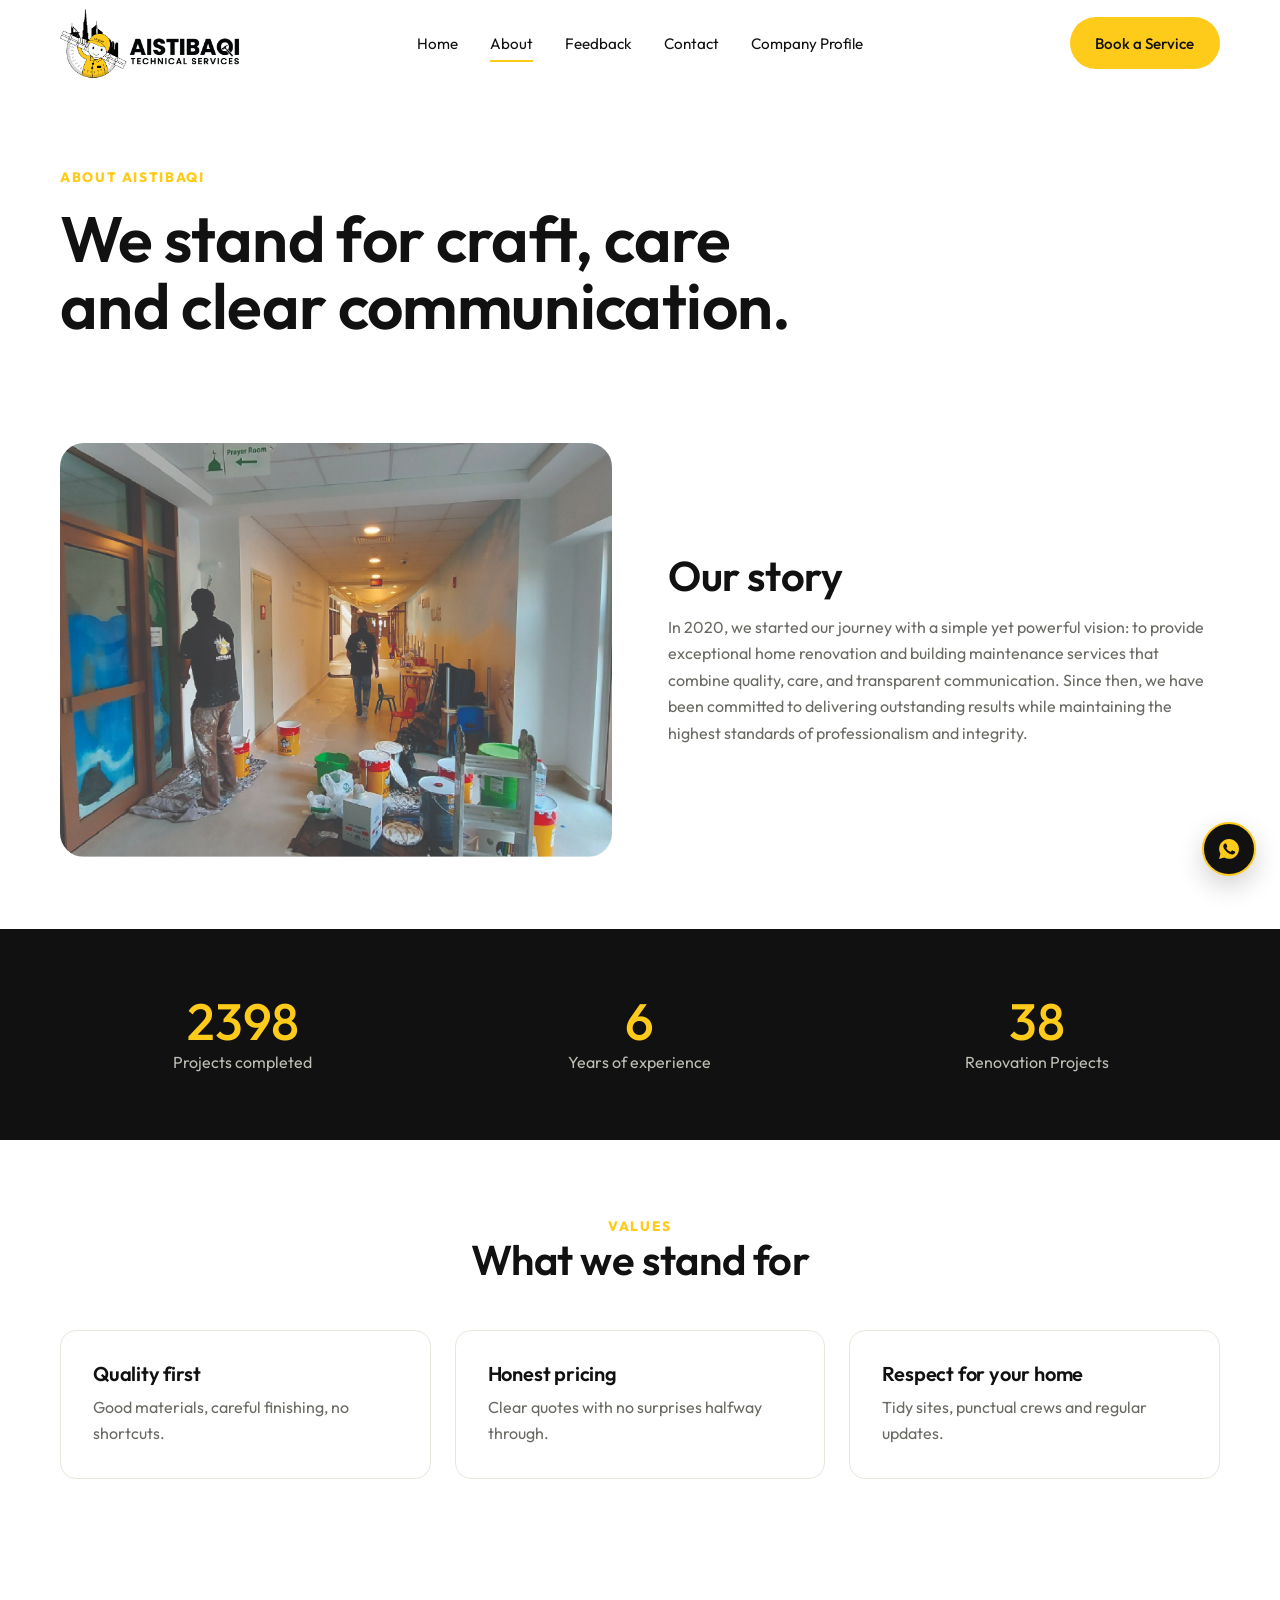
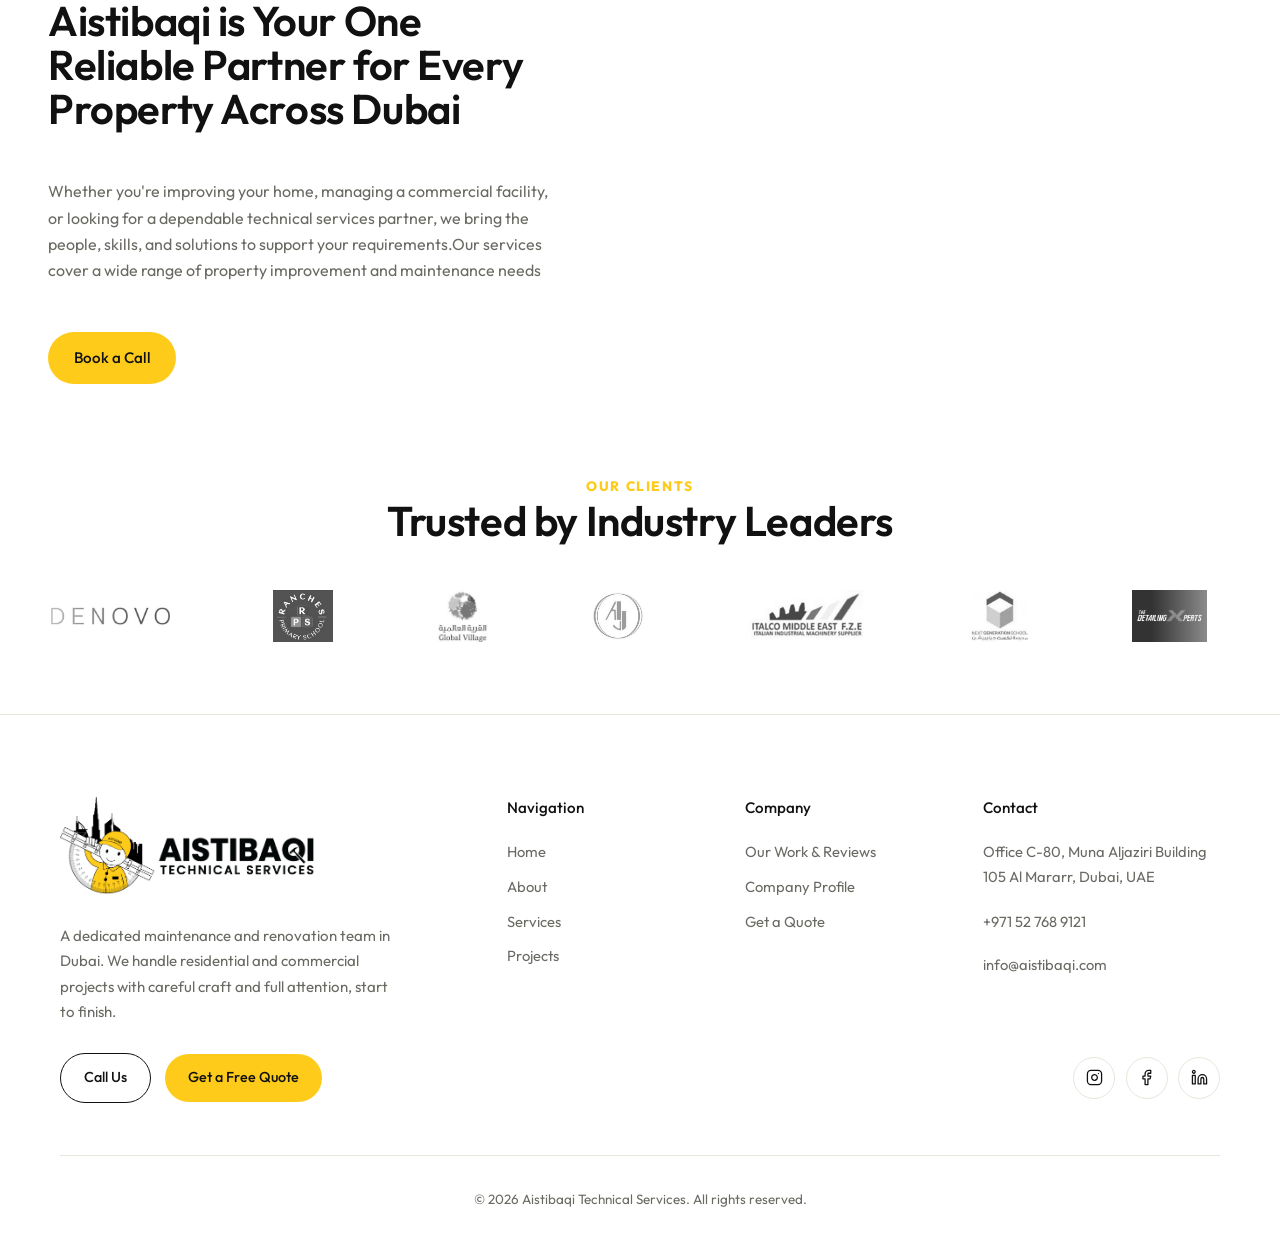
<file: about.html>
<!DOCTYPE html>
<html lang="en">
<head>
  <meta charset="UTF-8">
  <meta name="viewport" content="width=device-width, initial-scale=1">
  <title>Your Brand | Home Renovation</title>
  <link rel="preconnect" href="https://fonts.googleapis.com">
  <link rel="preconnect" href="https://fonts.gstatic.com" crossorigin>
  <link href="https://fonts.googleapis.com/css2?family=Outfit:wght@300;400;500;600&display=swap" rel="stylesheet">
  <link rel="stylesheet" href="css/style.css">
</head>
<body>

<header class="site-header">
  <div class="container nav">
    <a href="index.html" class="logo">
      <img src="images/logo-for-web.png" alt="Aistibaqi Technical Services Logo">
    </a>

    <nav class="nav-links">
      <a href="index.html">Home</a>
      <a href="about.html" class="active">About</a>
      <a href="index.html#reviews">Feedback</a>
      <a href="contact.html">Contact</a>
      <a href="files/company-profile.pdf" target="_blank" rel="noopener">Company Profile</a>
      <a href="booking.html"  class="btn btn-yellow nav-cta-mobile">Book a Service</a>    
    </nav>

    <a href="booking.html" class="btn btn-yellow nav-cta"> Book a Service </a>

    <button class="nav-toggle" aria-label="Menu" aria-expanded="false"><span></span><span></span></button>
  </div>
</header>

<main>
  <section class="page-hero">
    <div class="container">
      <span class="eyebrow">About Aistibaqi</span>
      <h1 class="reveal" style="--d:.1s">We stand for craft, care and clear communication.</h1>
    </div>
  </section>

  <section class="section">
    <div class="container split">
      <div class="reveal"><img class="rounded" src="images/about.jpg" alt="Our team at work"></div>
      <div class="reveal" style="--d:.15s">
        <h2>Our story</h2>
        <p>In 2020, we started our journey with a simple yet powerful vision: to provide exceptional home renovation and building maintenance services that combine quality, care, and transparent communication. Since then, we have been committed to delivering outstanding results while maintaining the highest standards of professionalism and integrity.</p>
      </div>
    </div>
  </section>

  <section class="stats">
    <div class="container stats-grid">
      <div class="reveal"><b data-count="2500">0</b><span>Projects completed</span></div>
      <div class="reveal" style="--d:.1s"><b data-count="6">0</b><span>Years of experience</span></div>
      <div class="reveal" style="--d:.2s"><b data-count="40">0</b><span>Renovation Projects</span></div>
    </div>
  </section>

  <section class="section">
    <div class="container">
      <div class="section-head reveal"><span class="eyebrow">Values</span><h2>What we stand for</h2></div>
      <div class="cards-3">
        <article class="card reveal"><h3>Quality first</h3><p>Good materials, careful finishing, no shortcuts.</p></article>
        <article class="card reveal" style="--d:.1s"><h3>Honest pricing</h3><p>Clear quotes with no surprises halfway through.</p></article>
        <article class="card reveal" style="--d:.2s"><h3>Respect for your home</h3><p>Tidy sites, punctual crews and regular updates.</p></article>
      </div>
    </div>
  </section>
</main>

<section>
  <div style=" padding:3rem 3rem;  max-width: 600px;"><h2>Aistibaqi is Your One Reliable Partner for Every Property Across Dubai</h2>
    <div style="padding: 3rem 0rem"><p>Whether you're improving your home, managing a commercial facility, or looking for a dependable technical services partner, we bring the people, skills, and solutions to support your requirements.Our services cover a wide range of property improvement and maintenance needs</p>
</div>
  <a href="call.html" class="btn btn-yellow">Book a Call</a></div>
</section>

<!-- CLIENT LOGOS -->
  <section class="clients-section">
    <div class="container">
      <div class="section-head reveal">
        <span class="eyebrow">Our Clients</span>
        <h2>Trusted by Industry Leaders</h2>
      </div>
    </div>
    <div class="logo-marquee" aria-label="Our Clients">
      <div class="logo-track">
        <!-- Original set: replace src with your client logo files -->
        <div class="client-logo"><img src="images/client-1.jpg" alt="Client 1"></div>
        <div class="client-logo"><img src="images/client-2.jpg" alt="Client 2"></div>
        <div class="client-logo"><img src="images/client-3.jpg" alt="Client 3"></div>
        <div class="client-logo"><img src="images/client-4.jpg" alt="Client 4"></div>
        <div class="client-logo"><img src="images/client-5.jpg" alt="Client 5"></div>
        <div class="client-logo"><img src="images/client-6.jpg" alt="Client 6"></div>
        <div class="client-logo"><img src="images/client-7.jpg" alt="Client 7"></div>
        <div class="client-logo"><img src="images/client-8.jpg" alt="Client 8"></div>
        <div class="client-logo"><img src="images/client-9.jpg" alt="Client 9"></div>
        <div class="client-logo"><img src="images/client-10.jpg" alt="Client 10"></div>
        <div class="client-logo"><img src="images/client-11.jpg" alt="Client 11"></div>
        <div class="client-logo"><img src="images/client-12.jpg" alt="Client 12"></div>

        
        <!-- Duplicate set for seamless infinite scrolling (keep matching the first set) -->
        <div class="client-logo" aria-hidden="true"><img src="images/client-1.jpg" alt=""></div>
        <div class="client-logo" aria-hidden="true"><img src="images/client-2.jpg" alt=""></div>
        <div class="client-logo" aria-hidden="true"><img src="images/client-3.jpg" alt=""></div>
        <div class="client-logo" aria-hidden="true"><img src="images/client-4.jpg" alt=""></div>
        <div class="client-logo" aria-hidden="true"><img src="images/client-5.jpg" alt=""></div>
        <div class="client-logo" aria-hidden="true"><img src="images/client-6.jpg" alt=""></div>
        <div class="client-logo" aria-hidden="true"><img src="images/client-7.jpg" alt=""></div>
        <div class="client-logo" aria-hidden="true"><img src="images/client-8.jpg" alt=""></div>
        <div class="client-logo" aria-hidden="true"><img src="images/client-9.jpg" alt=""></div>
        <div class="client-logo" aria-hidden="true"><img src="images/client-10.jpg" alt=""></div>
        <div class="client-logo" aria-hidden="true"><img src="images/client-11.jpg" alt=""></div>
        <div class="client-logo" aria-hidden="true"><img src="images/client-12.jpg" alt=""></div>
      </div>
    </div>
  </section>


<footer class="site-footer">
  <div class="container">
    <!-- Top 4-Column Row -->
    <div class="footer-top">
      <!-- Column 1: Logo & Description -->
      <div class="footer-brand reveal">
        <a href="index.html" class="footer-logo">
          <img src="images/logo-for-web.png" alt="Aistibaqi Technical Services">
        </a>
        <p class="footer-desc">
          A dedicated maintenance and renovation team in Dubai. We handle residential and commercial projects with careful craft and full attention, start to finish.
        </p>
      </div>

      <!-- Column 2: Navigation -->
      <div class="footer-col reveal" style="--d:.08s">
        <h4>Navigation</h4>
        <a href="index.html">Home</a>
        <a href="about.html">About</a>
        <a href="index.html#services">Services</a>
        <a href="index.html#work">Projects</a>
      </div>

      <!-- Column 3: Company -->
      <div class="footer-col reveal" style="--d:.16s">
        <h4>Company</h4>
        <a href="#reviews">Our Work & Reviews</a>
        <a href="files/company-profile.pdf" target="_blank" rel="noopener">Company Profile</a>
        <a href="contact.html">Get a Quote</a>
      </div>

      <!-- Column 4: Contact -->
      <div class="footer-col footer-contact-col reveal" style="--d:.24s">
        <h4>Contact</h4>
        <p class="footer-address">
          Office C-80, Muna Aljaziri Building 105
          Al Mararr, Dubai, UAE
        </p>
        <a href="tel:+971527689121" class="footer-spaced">+971 52 768 9121</a>
        <a href="mailto:info@aistibaqi.com" class="footer-spaced">info@aistibaqi.com</a>
      </div>
    </div>

    <!-- Action Bar: Buttons on Left (aligned under logo text) + Social Icons on Right -->
    <div class="footer-action-row reveal" style="--d:.15s">
      <div class="footer-buttons">
        <a href="tel:+971527689121" class="btn btn-ghost">Call Us</a>
        <a href="contact.html" class="btn btn-yellow">Get a Free Quote</a>
      </div>

      <div class="footer-circles">
        <a href="https://instagram.com/aistibaqi" target="_blank" rel="noopener" aria-label="Instagram">
          <svg viewBox="0 0 24 24" width="17" height="17" fill="none" stroke="currentColor" stroke-width="1.8" stroke-linecap="round" stroke-linejoin="round" aria-hidden="true">
            <rect x="2" y="2" width="20" height="20" rx="5" ry="5"></rect>
            <path d="M16 11.37A4 4 0 1 1 12.63 8 4 4 0 0 1 16 11.37z"></path>
            <line x1="17.5" y1="6.5" x2="17.51" y2="6.5"></line>
          </svg>
        </a>
        <a href="https://facebook.com/aistibaqi" target="_blank" rel="noopener" aria-label="Facebook">
          <svg viewBox="0 0 24 24" width="17" height="17" fill="none" stroke="currentColor" stroke-width="1.8" stroke-linecap="round" stroke-linejoin="round" aria-hidden="true">
            <path d="M18 2h-3a5 5 0 0 0-5 5v3H7v4h3v8h4v-8h3l1-4h-4V7a1 1 0 0 1 1-1h3z"></path>
          </svg>
        </a>
        <a href="https://www.linkedin.com/company/aistibaqi/home/" target="_blank" rel="noopener" aria-label="LinkedIn">
          <svg viewBox="0 0 24 24" width="17" height="17" fill="none" stroke="currentColor" stroke-width="1.8" stroke-linecap="round" stroke-linejoin="round" aria-hidden="true">
            <path d="M16 8a6 6 0 0 1 6 6v7h-4v-7a2 2 0 0 0-2-2 2 2 0 0 0-2 2v7h-4v-7a6 6 0 0 1 6-6z"></path>
            <rect x="2" y="9" width="4" height="12"></rect>
            <circle cx="4" cy="4" r="2"></circle>
          </svg>
        </a>
      </div>
    </div>

    <!-- Bottom Centered Copyright -->
    <div class="copyright reveal" style="--d:.2s">
      © <span id="year"></span> Aistibaqi Technical Services. All rights reserved.
    </div>
  </div>
</footer>

<!-- Floating WhatsApp Button -->
<a href="https://wa.me/971527689121" class="whatsapp-float" target="_blank" rel="noopener" aria-label="Chat on WhatsApp">
  <svg viewBox="0 0 24 24" width="24" height="24" fill="currentColor" aria-hidden="true">
    <path d="M12.04 2C6.58 2 2.13 6.45 2.13 11.91c0 1.75.46 3.45 1.32 4.95L2.05 22l5.25-1.38c1.45.79 3.08 1.21 4.74 1.21 5.46 0 9.91-4.45 9.91-9.91C21.95 6.45 17.5 2 12.04 2zm5.82 14.01c-.24.68-1.41 1.3-1.95 1.38-.5.08-1.13.11-1.83-.11-.42-.13-.96-.31-1.65-.61-2.9-1.25-4.8-4.18-4.94-4.37-.15-.19-1.18-1.57-1.18-3s.75-2.13 1.01-2.42c.27-.29.58-.36.77-.36.19 0 .39 0 .56.01.18.01.42-.07.66.5.24.58.82 2 .89 2.15.07.15.12.32.02.51-.1.19-.15.31-.29.48-.15.17-.31.38-.44.51-.15.15-.3.31-.13.61.17.29.76 1.25 1.63 2.02 1.12 1 2.06 1.31 2.35 1.46.29.15.46.12.63-.07.17-.19.73-.85.92-1.14.19-.29.39-.24.66-.15.27.1 1.7.8 1.99.95.29.15.49.22.56.34.07.12.07.7-.17 1.38z"/>
  </svg>
</a>


<script src="js/main.js"></script>
</body>
</html>
</file>
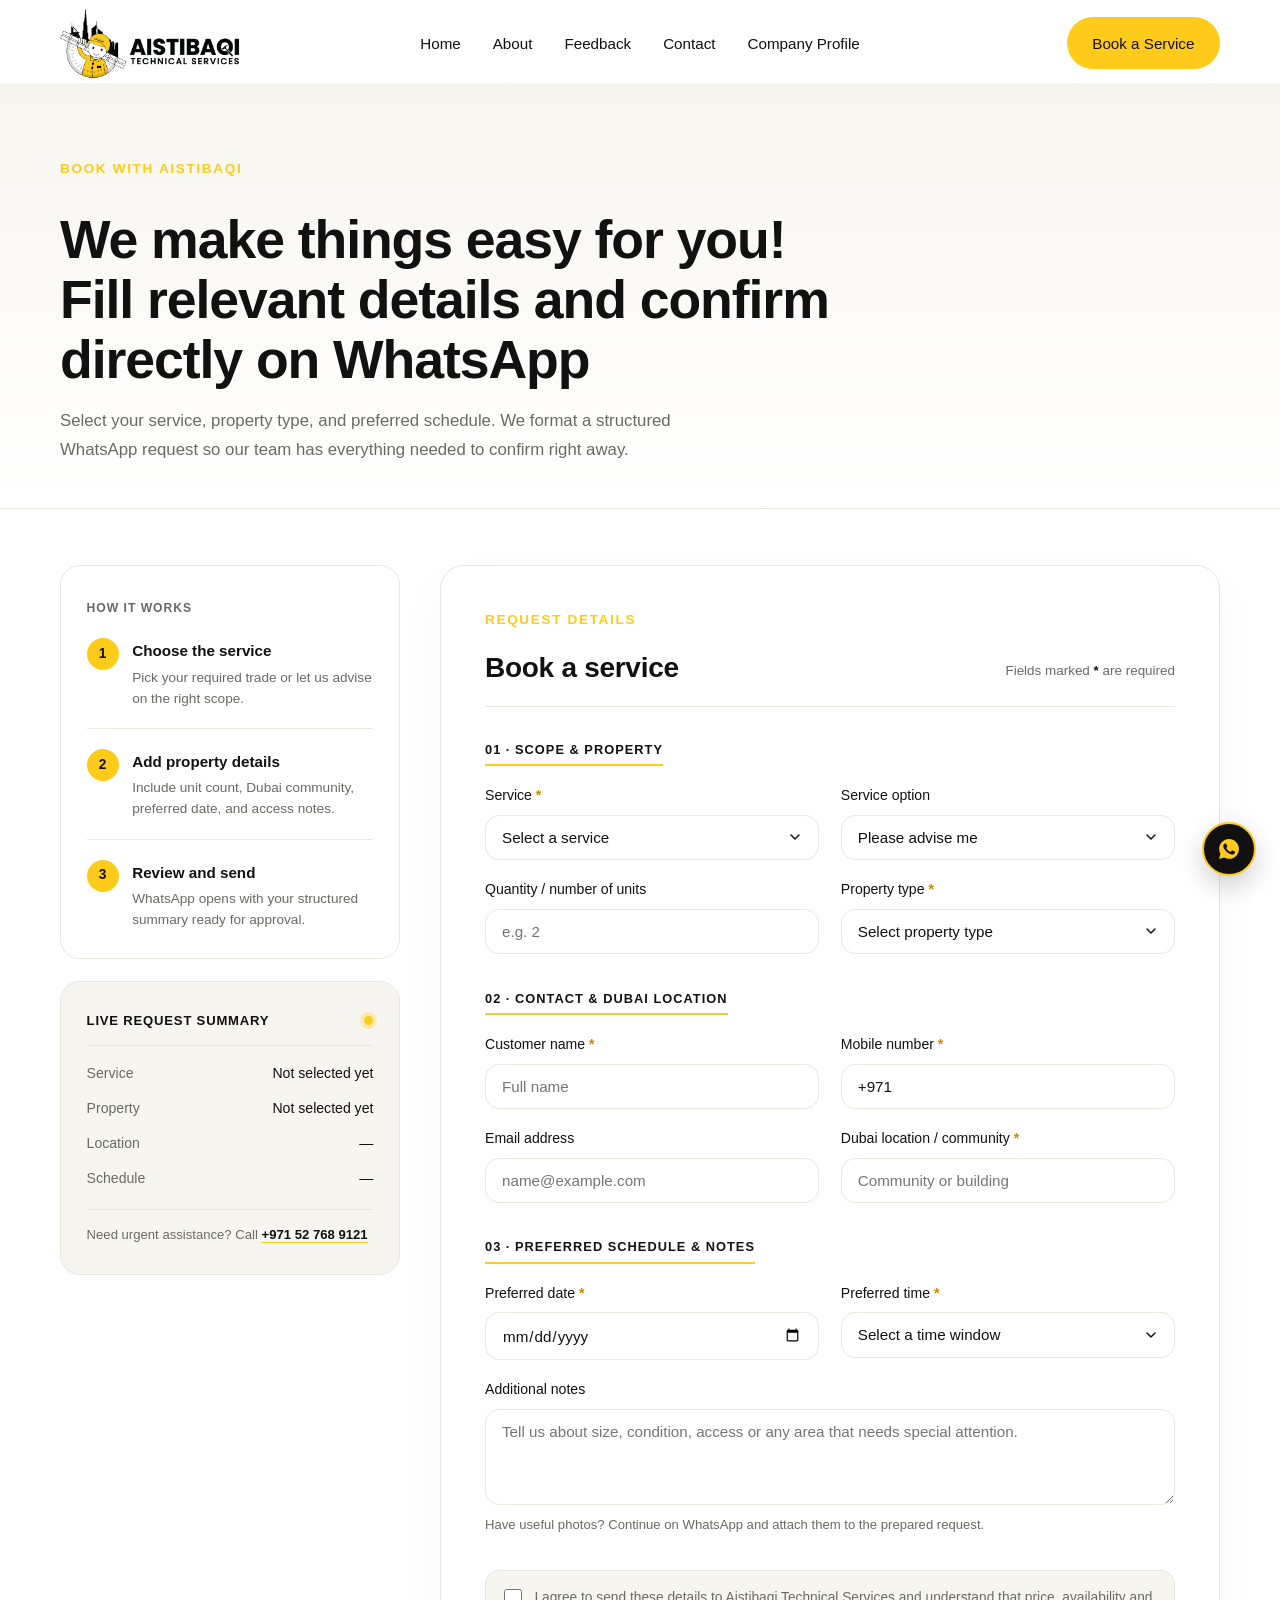
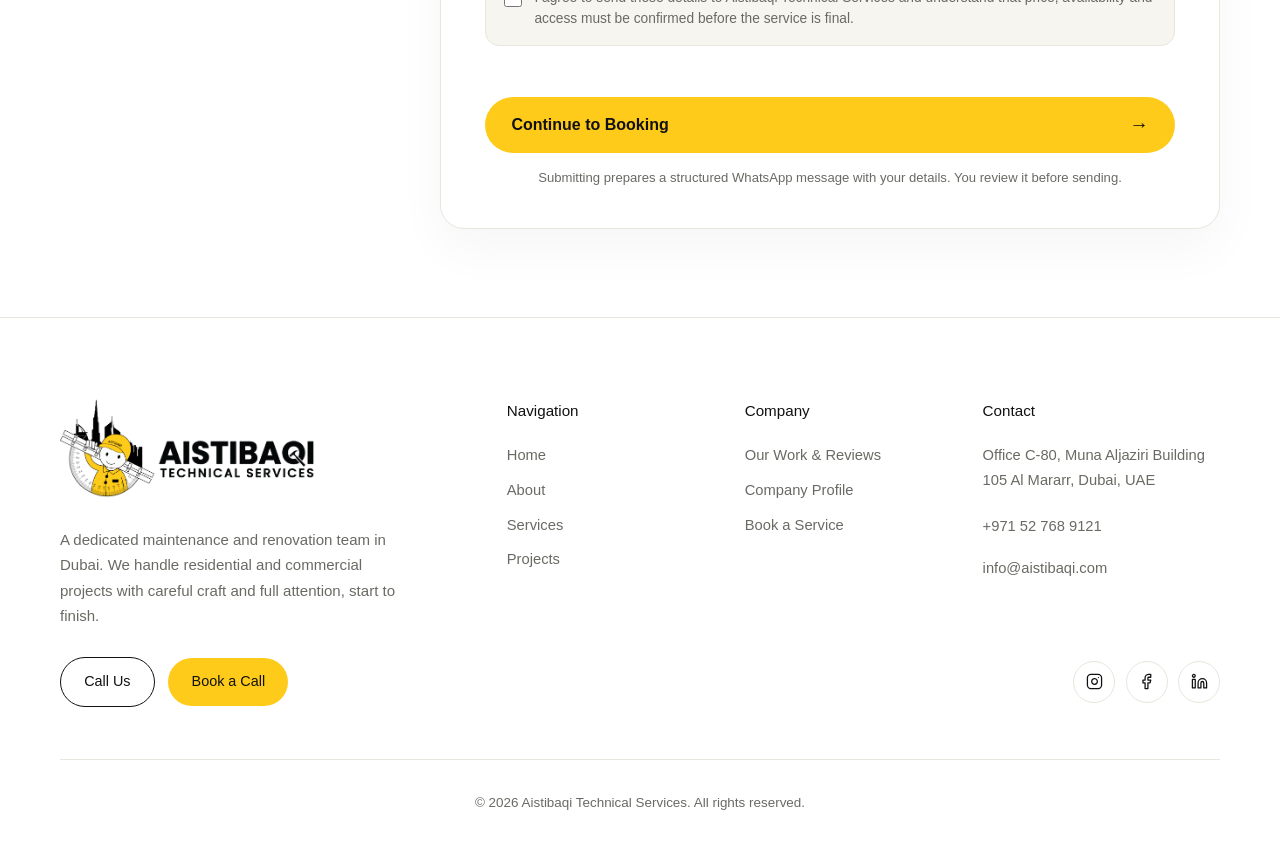
<file: booking.html>
<!DOCTYPE html>
<html lang="en">
<head>
  <meta charset="UTF-8">
  <meta name="viewport" content="width=device-width, initial-scale=1.0">
  <title>Book a Service | Aistibaqi Technical Services Dubai</title>
  <meta name="description" content="Schedule a renovation, maintenance, or AC duct cleaning service with Aistibaqi Technical Services in Dubai. Share your details once and confirm directly on WhatsApp.">
  <link rel="stylesheet" href="css/style.css">
</head>
<body>

  <!-- HEADER -->
  <header class="site-header">
    <div class="container nav">
      <a href="index.html" class="logo">
        <img src="images/logo-for-web.png" alt="Aistibaqi Technical Services Logo">
      </a>

      <nav class="nav-links">
        <a href="index.html">Home</a>
        <a href="about.html">About</a>
        <a href="index.html#reviews">Feedback</a>
        <a href="contact.html">Contact</a>
        <a href="files/company-profile.pdf" target="_blank" rel="noopener">Company Profile</a>
        <a href="booking.html"  class="btn btn-yellow nav-cta-mobile">Book a Service</a>
      </nav>

      <a href="booking.html" class="btn btn-yellow nav-cta"> Book a Service </a>

      <button class="nav-toggle" aria-label="Menu" aria-expanded="false"><span></span><span></span></button>
    </div>
  </header>

  <!-- BOOKING HERO + SPLIT WORKSPACE -->
  <main>
    <section class="book-hero">
      <div class="container">
        <span class="eyebrow reveal">Book with Aistibaqi</span>
        <h1 class="reveal" style="--d:.06s">
          We make things easy for you! <br> Fill relevant details and confirm directly on WhatsApp</span>
        </h1>
        <p class="book-lead reveal" style="--d:.12s">
          Select your service, property type, and preferred schedule. We format a structured WhatsApp request so our team has everything needed to confirm right away.
        </p>
      </div>
    </section>

    <section class="section book-section">
      <div class="container book-layout">

        <!-- LEFT RAIL: 3-Step Process + Live Request Summary -->
        <aside class="book-sidebar">
          <div class="book-steps-card reveal">
            <span class="book-card-tag">How it works</span>
            <ol class="book-steps">
              <li>
                <span class="step-badge">1</span>
                <div>
                  <strong>Choose the service</strong>
                  <p>Pick your required trade or let us advise on the right scope.</p>
                </div>
              </li>
              <li>
                <span class="step-badge">2</span>
                <div>
                  <strong>Add property details</strong>
                  <p>Include unit count, Dubai community, preferred date, and access notes.</p>
                </div>
              </li>
              <li>
                <span class="step-badge">3</span>
                <div>
                  <strong>Review and send</strong>
                  <p>WhatsApp opens with your structured summary ready for approval.</p>
                </div>
              </li>
            </ol>
          </div>

          <!-- Live Summary Card -->
          <div class="book-summary-card reveal" style="--d:.1s">
            <div class="summary-head">
              <span>Live Request Summary</span>
              <span class="summary-dot" aria-hidden="true"></span>
            </div>
            <dl class="summary-list">
              <div>
                <dt>Service</dt>
                <dd id="sum-service">Not selected yet</dd>
              </div>
              <div>
                <dt>Property</dt>
                <dd id="sum-property">Not selected yet</dd>
              </div>
              <div>
                <dt>Location</dt>
                <dd id="sum-location">—</dd>
              </div>
              <div>
                <dt>Schedule</dt>
                <dd id="sum-schedule">—</dd>
              </div>
            </dl>
            <p class="summary-note">
              Need urgent assistance? Call <a href="tel:+971527689121">+971 52 768 9121</a>
            </p>
          </div>
        </aside>

        <!-- RIGHT PANEL: Structured Booking Form -->
        <div class="book-form-card reveal" style="--d:.08s">
          <div class="book-form-header">
            <div>
              <span class="eyebrow">Request Details</span>
              <h2>Book a service</h2>
            </div>
            <span class="required-hint">Fields marked <b>*</b> are required</span>
          </div>

          <form id="booking-form" novalidate>
            <!-- Group 1: Service Scope -->
            <fieldset class="form-group-block">
              <legend>01 · Scope & Property</legend>
              <div class="form-grid-2">
                <div class="field">
                  <label for="bk-service">Service <span class="req">*</span></label>
                  <select id="bk-service" name="service" required>
                    <option value="">Select a service</option>
                    <option value="Painting & Gypsum Works">Painting & Gypsum Works</option>
                    <option value="Carpentry & Flooring">Carpentry & Flooring</option>
                    <option value="Masonry & Waterproofing">Masonry & Waterproofing</option>
                    <option value="Electrical & Plumbing">Electrical & Plumbing</option>
                    <option value="HVAC & Rotary AC Duct Cleaning">HVAC & Rotary AC Duct Cleaning</option>
                    <option value="Kitchen & Bathroom Renovation">Kitchen & Bathroom Renovation</option>
                    <option value="Turnkey Villa / Apartment Fit-Out">Turnkey Villa / Apartment Fit-Out</option>
                    <option value="Annual Preventive Maintenance">Annual Preventive Maintenance</option>
                  </select>
                </div>

                <div class="field">
                  <label for="bk-option">Service option</label>
                  <select id="bk-option" name="serviceOption">
                    <option value="Please advise me">Please advise me</option>
                    <option value="Free site inspection & quote">Free site inspection & quote</option>
                    <option value="Standard maintenance visit">Standard maintenance visit</option>
                    <option value="Deep cleaning / rotary duct service">Deep cleaning / rotary duct service</option>
                    <option value="Full renovation / turnkey package">Full renovation / turnkey package</option>
                    <option value="Urgent / same-day callout">Urgent / same-day callout</option>
                  </select>
                </div>

                <div class="field">
                  <label for="bk-qty">Quantity / number of units</label>
                  <input type="text" id="bk-qty" name="quantity" placeholder="e.g. 2">
                </div>

                <div class="field">
                  <label for="bk-property">Property type <span class="req">*</span></label>
                  <select id="bk-property" name="propertyType" required>
                    <option value="">Select property type</option>
                    <option value="Home / Townhouse">Home / Townhouse</option>
                    <option value="Villa">Villa</option>
                    <option value="Apartment">Apartment</option>
                    <option value="Office">Office</option>
                    <option value="Commercial Space / Retail">Commercial Space / Retail</option>
                  </select>
                </div>
              </div>
            </fieldset>

            <!-- Group 2: Contact & Location -->
            <fieldset class="form-group-block">
              <legend>02 · Contact & Dubai Location</legend>
              <div class="form-grid-2">
                <div class="field">
                  <label for="bk-name">Customer name <span class="req">*</span></label>
                  <input type="text" id="bk-name" name="customerName" placeholder="Full name" required>
                </div>

                <div class="field">
                  <label for="bk-phone">Mobile number <span class="req">*</span></label>
                  <input type="tel" id="bk-phone" name="mobileNumber" value="+971 " placeholder="+971 50 000 0000" required>
                </div>

                <div class="field">
                  <label for="bk-email">Email address</label>
                  <input type="email" id="bk-email" name="email" placeholder="name@example.com">
                </div>

                <div class="field">
                  <label for="bk-location">Dubai location / community <span class="req">*</span></label>
                  <input type="text" id="bk-location" name="location" placeholder="Community or building" required>
                </div>
              </div>
            </fieldset>

            <!-- Group 3: Timing & Notes -->
            <fieldset class="form-group-block">
              <legend>03 · Preferred Schedule & Notes</legend>
              <div class="form-grid-2">
                <div class="field">
                  <label for="bk-date">Preferred date <span class="req">*</span></label>
                  <input type="date" id="bk-date" name="preferredDate" required>
                </div>

                <div class="field">
                  <label for="bk-time">Preferred time <span class="req">*</span></label>
                  <select id="bk-time" name="preferredTime" required>
                    <option value="">Select a time window</option>
                    <option value="Morning (9:00 AM – 12:00 PM)">Morning (9:00 AM – 12:00 PM)</option>
                    <option value="Afternoon (12:00 PM – 3:00 PM)">Afternoon (12:00 PM – 3:00 PM)</option>
                    <option value="Late Afternoon (3:00 PM – 6:00 PM)">Late Afternoon (3:00 PM – 6:00 PM)</option>
                    <option value="Flexible / Anytime">Flexible / Anytime</option>
                  </select>
                </div>
              </div>

              <div class="field field-full">
                <label for="bk-notes">Additional notes</label>
                <textarea id="bk-notes" name="notes" rows="4" placeholder="Tell us about size, condition, access or any area that needs special attention."></textarea>
                <span class="field-helper">Have useful photos? Continue on WhatsApp and attach them to the prepared request.</span>
              </div>
            </fieldset>

            <!-- Consent Checkbox -->
            <label class="consent-check" for="bk-agree">
              <input type="checkbox" id="bk-agree" required>
              <span>
                I agree to send these details to Aistibaqi Technical Services and understand that price, availability and access must be confirmed before the service is final.
              </span>
            </label>

            <!-- Validation Alert -->
            <p class="form-alert" id="booking-alert" role="alert" aria-live="polite"></p>

            <!-- Submit CTA -->
            <button type="submit" class="btn btn-yellow book-submit-btn">
              <span>Continue to Booking</span>
              <span class="btn-arrow" aria-hidden="true">→</span>
            </button>

            <p class="submit-footnote">
              Submitting prepares a structured WhatsApp message with your details. You review it before sending.
            </p>
          </form>
        </div>

      </div>
    </section>
  </main>

  <!-- FOOTER -->
  <footer class="site-footer">
    <div class="container">
      <div class="footer-top">
        <div class="footer-brand reveal">
          <a href="index.html" class="footer-logo">
            <img src="images/logo-for-web.png" alt="Aistibaqi Technical Services">
          </a>
          <p class="footer-desc">
            A dedicated maintenance and renovation team in Dubai. We handle residential and commercial projects with careful craft and full attention, start to finish.
          </p>
        </div>

        <div class="footer-col reveal" style="--d:.08s">
          <h4>Navigation</h4>
          <a href="index.html">Home</a>
          <a href="about.html">About</a>
          <a href="index.html#services">Services</a>
          <a href="index.html#work">Projects</a>
        </div>

        <div class="footer-col reveal" style="--d:.16s">
          <h4>Company</h4>
          <a href="feedback.html">Our Work & Reviews</a>
          <a href="files/company-profile.pdf" target="_blank" rel="noopener">Company Profile</a>
          <a href="book.html">Book a Service</a>
        </div>

        <div class="footer-col footer-contact-col reveal" style="--d:.24s">
          <h4>Contact</h4>
          <p class="footer-address">
            Office C-80, Muna Aljaziri Building 105 Al Mararr, Dubai, UAE
          </p>
          <a href="tel:+971527689121" class="footer-spaced">+971 52 768 9121</a>
          <a href="mailto:info@aistibaqi.com" class="footer-spaced">info@aistibaqi.com</a>
        </div>
      </div>

      <div class="footer-action-row reveal" style="--d:.15s">
        <div class="footer-buttons">
          <a href="tel:+971527689121" class="btn btn-ghost">Call Us</a>
          <a href="call.html" class="btn btn-yellow">Book a Call</a>
        </div>

        <div class="footer-circles">
          <a href="https://instagram.com/aistibaqi" target="_blank" rel="noopener" aria-label="Instagram">
            <svg viewBox="0 0 24 24" width="17" height="17" fill="none" stroke="currentColor" stroke-width="1.8" stroke-linecap="round" stroke-linejoin="round" aria-hidden="true">
              <rect x="2" y="2" width="20" height="20" rx="5" ry="5"></rect>
              <path d="M16 11.37A4 4 0 1 1 12.63 8 4 4 0 0 1 16 11.37z"></path>
              <line x1="17.5" y1="6.5" x2="17.51" y2="6.5"></line>
            </svg>
          </a>
          <a href="https://facebook.com/aistibaqi" target="_blank" rel="noopener" aria-label="Facebook">
            <svg viewBox="0 0 24 24" width="17" height="17" fill="none" stroke="currentColor" stroke-width="1.8" stroke-linecap="round" stroke-linejoin="round" aria-hidden="true">
              <path d="M18 2h-3a5 5 0 0 0-5 5v3H7v4h3v8h4v-8h3l1-4h-4V7a1 1 0 0 1 1-1h3z"></path>
            </svg>
          </a>
          <a href="https://www.linkedin.com/company/aistibaqi/home/" target="_blank" rel="noopener" aria-label="LinkedIn">
            <svg viewBox="0 0 24 24" width="17" height="17" fill="none" stroke="currentColor" stroke-width="1.8" stroke-linecap="round" stroke-linejoin="round" aria-hidden="true">
              <path d="M16 8a6 6 0 0 1 6 6v7h-4v-7a2 2 0 0 0-2-2 2 2 0 0 0-2 2v7h-4v-7a6 6 0 0 1 6-6z"></path>
              <rect x="2" y="9" width="4" height="12"></rect>
              <circle cx="4" cy="4" r="2"></circle>
            </svg>
          </a>
        </div>
      </div>

      <div class="copyright reveal" style="--d:.2s">
        © <span id="year"></span> Aistibaqi Technical Services. All rights reserved.
      </div>
    </div>
  </footer>

  <!-- Floating WhatsApp Button -->
  <a href="https://wa.me/971527689121" class="whatsapp-float" target="_blank" rel="noopener" aria-label="Chat on WhatsApp">
    <svg viewBox="0 0 24 24" width="24" height="24" fill="currentColor" aria-hidden="true">
      <path d="M12.04 2C6.58 2 2.13 6.45 2.13 11.91c0 1.75.46 3.45 1.32 4.95L2.05 22l5.25-1.38c1.45.79 3.08 1.21 4.74 1.21 5.46 0 9.91-4.45 9.91-9.91C21.95 6.45 17.5 2 12.04 2zm5.82 14.01c-.24.68-1.41 1.3-1.95 1.38-.5.08-1.13.11-1.83-.11-.42-.13-.96-.31-1.65-.61-2.9-1.25-4.8-4.18-4.94-4.37-.15-.19-1.18-1.57-1.18-3s.75-2.13 1.01-2.42c.27-.29.58-.36.77-.36.19 0 .39 0 .56.01.18.01.42-.07.66.5.24.58.82 2 .89 2.15.07.15.12.32.02.51-.1.19-.15.31-.29.48-.15.17-.31.38-.44.51-.15.15-.3.31-.13.61.17.29.76 1.25 1.63 2.02 1.12 1 2.06 1.31 2.35 1.46.29.15.46.12.63-.07.17-.19.73-.85.92-1.14.19-.29.39-.24.66-.15.27.1 1.7.8 1.99.95.29.15.49.22.56.34.07.12.07.7-.17 1.38z"/>
    </svg>
  </a>

  <script src="js/main.js"></script>
</body>
</html>
</file>
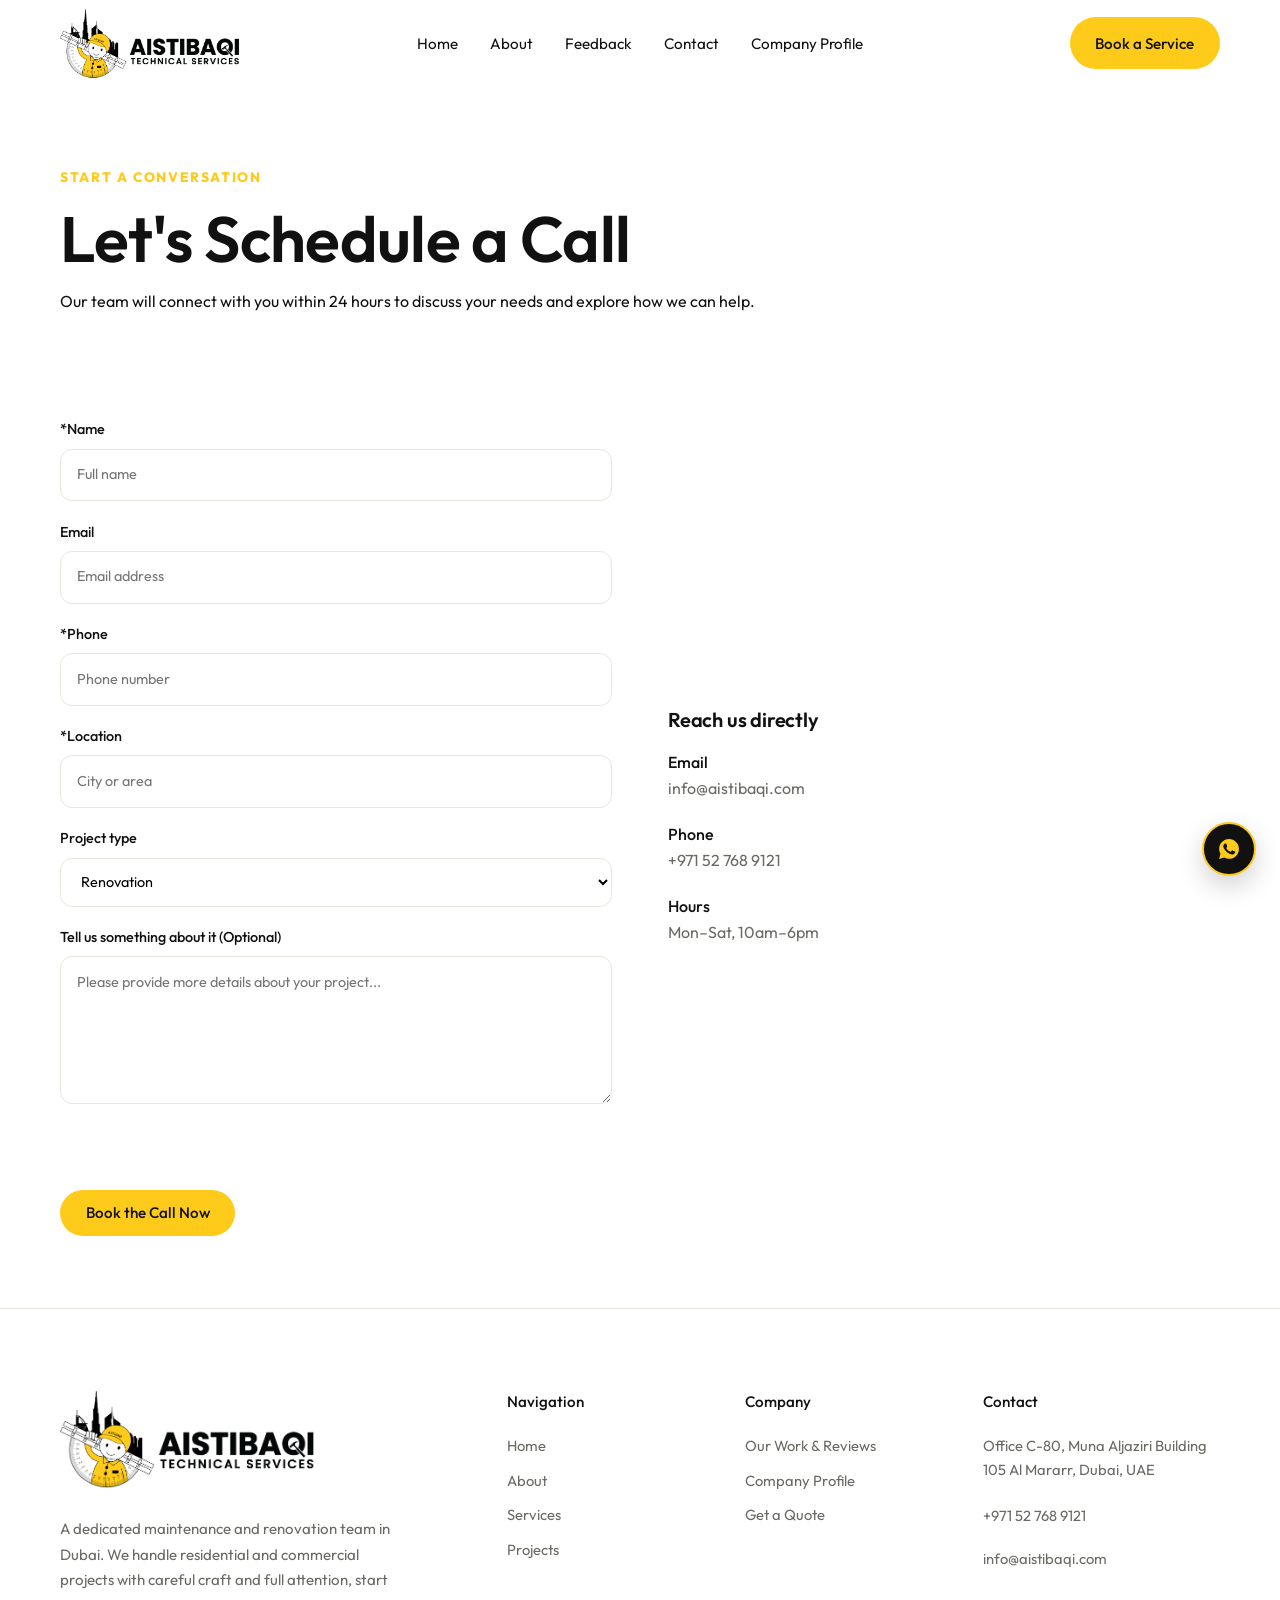
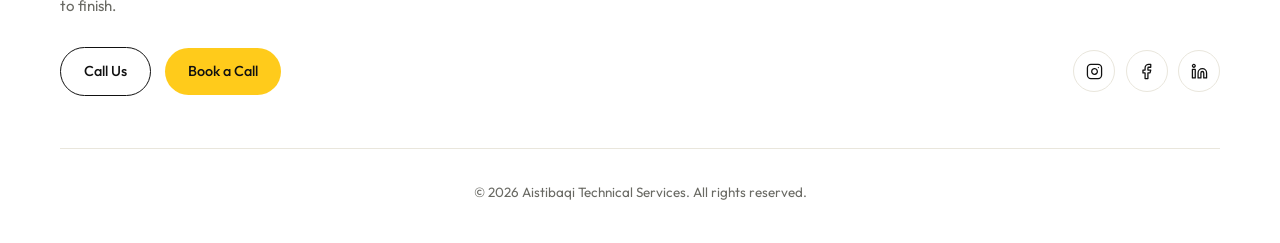
<file: call.html>
<!DOCTYPE html>
<html lang="en">
<head>
  <meta charset="UTF-8">
  <meta name="viewport" content="width=device-width, initial-scale=1">
  <title>Your Brand | Home Renovation</title>
  <link rel="preconnect" href="https://fonts.googleapis.com">
  <link rel="preconnect" href="https://fonts.gstatic.com" crossorigin>
  <link href="https://fonts.googleapis.com/css2?family=Outfit:wght@300;400;500;600&display=swap" rel="stylesheet">
  <link rel="stylesheet" href="css/style.css">
</head>
<body>

<header class="site-header">
  <div class="container nav">
    <a href="index.html" class="logo">
      <img src="images/logo-for-web.png" alt="Aistibaqi Technical Services Logo">
    </a>

    <nav class="nav-links">
      <a href="index.html">Home</a>
      <a href="about.html">About</a>
      <a href="index.html#reviews">Feedback</a>
      <a href="contact.html">Contact</a>
      <a href="files/company-profile.pdf" target="_blank" rel="noopener">Company Profile</a>
      <a href="booking.html"  class="btn btn-yellow nav-cta-mobile">Book a Service</a>
    </nav>

    <a href="booking.html" class="btn btn-yellow nav-cta"> Book a Service </a>

    <button class="nav-toggle" aria-label="Menu" aria-expanded="false"><span></span><span></span></button>
  </div>
</header>

<main>
  <section class="page-hero">
    <div class="container">
      <span class="eyebrow reveal">Start a Conversation</span>
      <h1 class="reveal" style="--d:.1s">Let's Schedule a Call</h1>
      <span style="margin-top: 1rem; display: block;">Our team will connect with you within 24 hours to discuss your needs and explore how we can help.</span>
    </div>
  </section>

  <section class="section">
    <div class="container split">
      <form class="form reveal" id="call-form" novalidate>
        <label>*Name<input type="text" name="name" placeholder="Full name" required></label>
        <label>Email<input type="email" name="email" placeholder="Email address"></label>
        <label>*Phone<input type="tel" name="phone" placeholder="Phone number" required></label>
        <label>*Location<input type="text" name="location" placeholder="City or area" required></label>
        <label>Project type
          <select name="type">
            <option>Renovation</option>
            <option>AC Duct Cleaning</option>
            <option>Annual Maintenance Contract</option>
            <option>Other</option>
          </select>
        </label>
        <label>Tell us something about it (Optional)<textarea name="message" rows="5" placeholder="Please provide more details about your project..."></textarea></label>
        <p class="form-alert" id="call-alert" role="alert" aria-live="polite"></p>
        <button class="btn btn-yellow" type="submit">Book the Call Now</button>
      </form>

      <div class="info reveal" style="--d:.15s">
        <h3>Reach us directly</h3>
        <p><b>Email</b><br>info@aistibaqi.com</p>
        <p><b>Phone</b><br>+971 52 768 9121</p>
        <p><b>Hours</b><br>Mon–Sat, 10am–6pm</p>
        <!-- <p><b>Service area</b><br>List your cities here.</p> -->
      </div>
    </div>
  </section>
</main>

<footer class="site-footer">
  <div class="container">
    <!-- Top 4-Column Row -->
    <div class="footer-top">
      <!-- Column 1: Logo & Description -->
      <div class="footer-brand reveal">
        <a href="index.html" class="footer-logo">
          <img src="images/logo-for-web.png" alt="Aistibaqi Technical Services">
        </a>
        <p class="footer-desc">
          A dedicated maintenance and renovation team in Dubai. We handle residential and commercial projects with careful craft and full attention, start to finish.
        </p>
      </div>

      <!-- Column 2: Navigation -->
      <div class="footer-col reveal" style="--d:.08s">
        <h4>Navigation</h4>
        <a href="index.html">Home</a>
        <a href="about.html">About</a>
        <a href="index.html#services">Services</a>
        <a href="index.html#work">Projects</a>
      </div>

      <!-- Column 3: Company -->
      <div class="footer-col reveal" style="--d:.16s">
        <h4>Company</h4>
        <a href="#reviews">Our Work & Reviews</a>
        <a href="files/company-profile.pdf" target="_blank" rel="noopener">Company Profile</a>
        <a href="contact.html">Get a Quote</a>
      </div>

      <!-- Column 4: Contact -->
      <div class="footer-col footer-contact-col reveal" style="--d:.24s">
        <h4>Contact</h4>
        <p class="footer-address">
          Office C-80, Muna Aljaziri Building 105
          Al Mararr, Dubai, UAE
        </p>
        <a href="tel:+971527689121" class="footer-spaced">+971 52 768 9121</a>
        <a href="mailto:info@aistibaqi.com" class="footer-spaced">info@aistibaqi.com</a>
      </div>
    </div>

    <!-- Action Bar: Buttons on Left (aligned under logo text) + Social Icons on Right -->
    <div class="footer-action-row reveal" style="--d:.15s">
      <div class="footer-buttons">
        <a href="tel:+971527689121" class="btn btn-ghost">Call Us</a>
        <a href="Call.html" class="btn btn-yellow">Book a Call</a>
      </div>

      <div class="footer-circles">
        <a href="https://instagram.com/aistibaqi" target="_blank" rel="noopener" aria-label="Instagram">
          <svg viewBox="0 0 24 24" width="17" height="17" fill="none" stroke="currentColor" stroke-width="1.8" stroke-linecap="round" stroke-linejoin="round" aria-hidden="true">
            <rect x="2" y="2" width="20" height="20" rx="5" ry="5"></rect>
            <path d="M16 11.37A4 4 0 1 1 12.63 8 4 4 0 0 1 16 11.37z"></path>
            <line x1="17.5" y1="6.5" x2="17.51" y2="6.5"></line>
          </svg>
        </a>
        <a href="https://facebook.com/aistibaqi" target="_blank" rel="noopener" aria-label="Facebook">
          <svg viewBox="0 0 24 24" width="17" height="17" fill="none" stroke="currentColor" stroke-width="1.8" stroke-linecap="round" stroke-linejoin="round" aria-hidden="true">
            <path d="M18 2h-3a5 5 0 0 0-5 5v3H7v4h3v8h4v-8h3l1-4h-4V7a1 1 0 0 1 1-1h3z"></path>
          </svg>
        </a>
        <a href="https://www.linkedin.com/company/aistibaqi/home/" target="_blank" rel="noopener" aria-label="LinkedIn">
          <svg viewBox="0 0 24 24" width="17" height="17" fill="none" stroke="currentColor" stroke-width="1.8" stroke-linecap="round" stroke-linejoin="round" aria-hidden="true">
            <path d="M16 8a6 6 0 0 1 6 6v7h-4v-7a2 2 0 0 0-2-2 2 2 0 0 0-2 2v7h-4v-7a6 6 0 0 1 6-6z"></path>
            <rect x="2" y="9" width="4" height="12"></rect>
            <circle cx="4" cy="4" r="2"></circle>
          </svg>
        </a>
      </div>
    </div>

    <!-- Bottom Centered Copyright -->
    <div class="copyright reveal" style="--d:.2s">
      © <span id="year"></span> Aistibaqi Technical Services. All rights reserved.
    </div>
  </div>
</footer>

<!-- Floating WhatsApp Button -->
<a href="https://wa.me/971527689121" class="whatsapp-float" target="_blank" rel="noopener" aria-label="Chat on WhatsApp">
  <svg viewBox="0 0 24 24" width="24" height="24" fill="currentColor" aria-hidden="true">
    <path d="M12.04 2C6.58 2 2.13 6.45 2.13 11.91c0 1.75.46 3.45 1.32 4.95L2.05 22l5.25-1.38c1.45.79 3.08 1.21 4.74 1.21 5.46 0 9.91-4.45 9.91-9.91C21.95 6.45 17.5 2 12.04 2zm5.82 14.01c-.24.68-1.41 1.3-1.95 1.38-.5.08-1.13.11-1.83-.11-.42-.13-.96-.31-1.65-.61-2.9-1.25-4.8-4.18-4.94-4.37-.15-.19-1.18-1.57-1.18-3s.75-2.13 1.01-2.42c.27-.29.58-.36.77-.36.19 0 .39 0 .56.01.18.01.42-.07.66.5.24.58.82 2 .89 2.15.07.15.12.32.02.51-.1.19-.15.31-.29.48-.15.17-.31.38-.44.51-.15.15-.3.31-.13.61.17.29.76 1.25 1.63 2.02 1.12 1 2.06 1.31 2.35 1.46.29.15.46.12.63-.07.17-.19.73-.85.92-1.14.19-.29.39-.24.66-.15.27.1 1.7.8 1.99.95.29.15.49.22.56.34.07.12.07.7-.17 1.38z"/>
  </svg>
</a>

<script src="js/main.js"></script>
</body>
</html>
</file>
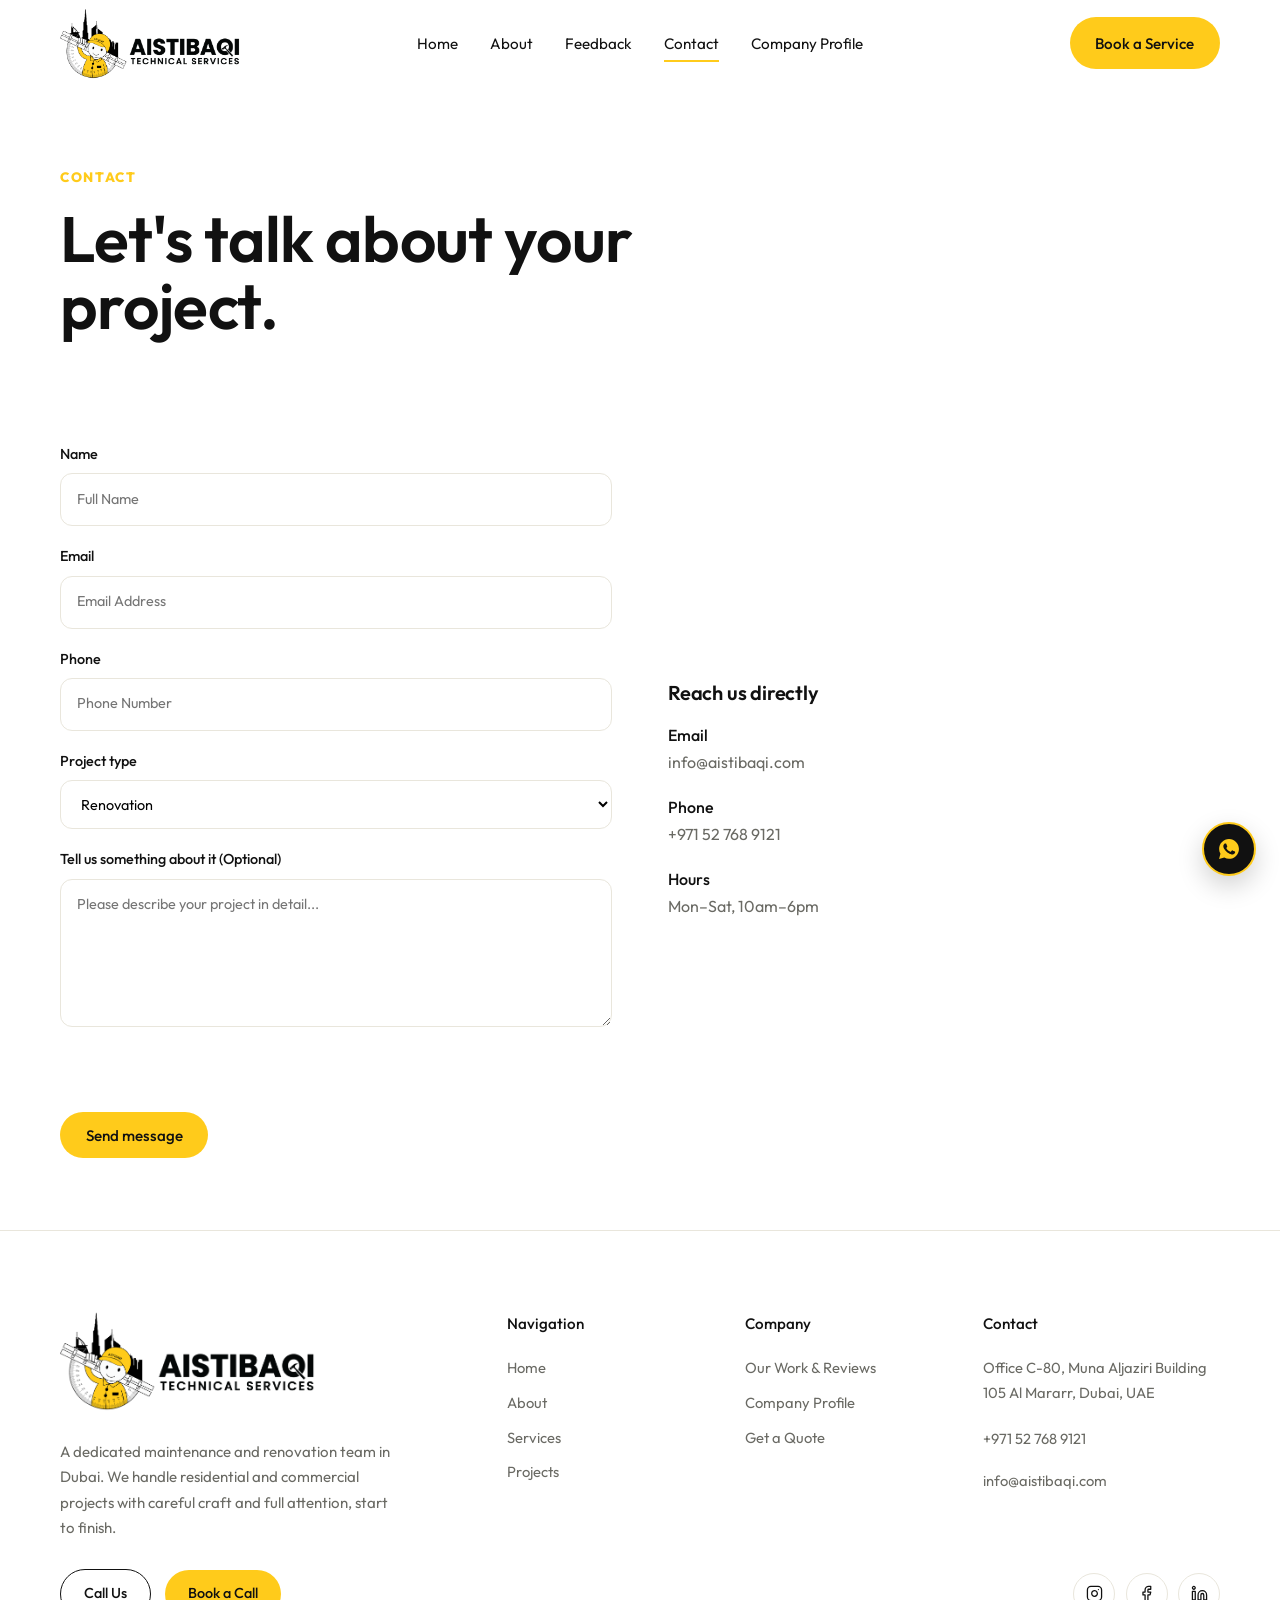
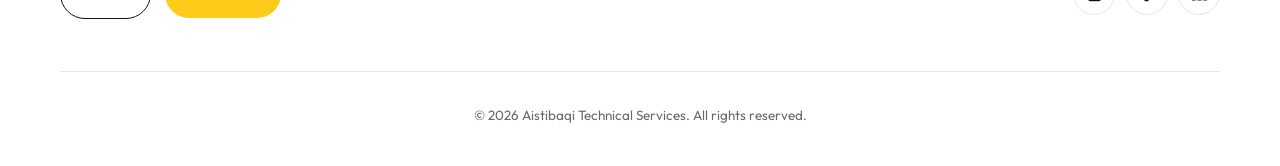
<file: contact.html>
<!DOCTYPE html>
<html lang="en">
<head>
  <meta charset="UTF-8">
  <meta name="viewport" content="width=device-width, initial-scale=1">
  <title>Your Brand | Home Renovation</title>
  <link rel="preconnect" href="https://fonts.googleapis.com">
  <link rel="preconnect" href="https://fonts.gstatic.com" crossorigin>
  <link href="https://fonts.googleapis.com/css2?family=Outfit:wght@300;400;500;600&display=swap" rel="stylesheet">
  <link rel="stylesheet" href="css/style.css">
</head>
<body>

<header class="site-header">
  <div class="container nav">
    <a href="index.html" class="logo">
      <img src="images/logo-for-web.png" alt="Aistibaqi Technical Services Logo">
    </a>

    <nav class="nav-links">
      <a href="index.html">Home</a>
      <a href="about.html">About</a>
      <a href="index.html#reviews">Feedback</a>
      <a href="contact.html" class="active">Contact</a>
      <a href="files/company-profile.pdf" target="_blank" rel="noopener">Company Profile</a>
      <a href="booking.html"  class="btn btn-yellow nav-cta-mobile">Book a Service</a>
    </nav>

    <a href="booking.html" class="btn btn-yellow nav-cta"> Book a Service </a>

    <button class="nav-toggle" aria-label="Menu" aria-expanded="false"><span></span><span></span></button>
  </div>
</header>

<main>
  <section class="page-hero">
    <div class="container">
      <span class="eyebrow reveal">Contact</span>
      <h1 class="reveal" style="--d:.1s">Let's talk about your project.</h1>
    </div>
  </section>

  <section class="section">
    <div class="container split">
      <form class="form reveal" id="contact-form" novalidate>
        <label>Name<input type="text" name="name" placeholder="Full Name" required></label>
        <label>Email<input type="email" name="email" placeholder="Email Address" required></label>
        <label>Phone<input type="tel" name="phone" placeholder="Phone Number"></label>
        <label>Project type
          <select name="type">
            <option>Renovation</option>
            <option>AC Duct Cleaning</option>
            <option>Annual Maintenance Contract</option>
            <option>Other</option>
          </select>
        </label>
        <label>Tell us something about it (Optional)<textarea name="message" rows="5" placeholder="Please describe your project in detail..." ></textarea></label>
        <p class="form-alert" id="contact-alert" role="alert" aria-live="polite"></p>
        <button class="btn btn-yellow" type="submit">Send message</button>
      </form>

      <div class="info reveal" style="--d:.15s">
        <h3>Reach us directly</h3>
        <p><b>Email</b><br>info@aistibaqi.com</p>
        <p><b>Phone</b><br>+971 52 768 9121</p>
        <p><b>Hours</b><br>Mon–Sat, 10am–6pm</p>
        <!-- <p><b>Service area</b><br>List your cities here.</p> -->
      </div>
    </div>
  </section>
</main>

<footer class="site-footer">
  <div class="container">
    <!-- Top 4-Column Row -->
    <div class="footer-top">
      <!-- Column 1: Logo & Description -->
      <div class="footer-brand reveal">
        <a href="index.html" class="footer-logo">
          <img src="images/logo-for-web.png" alt="Aistibaqi Technical Services">
        </a>
        <p class="footer-desc">
          A dedicated maintenance and renovation team in Dubai. We handle residential and commercial projects with careful craft and full attention, start to finish.
        </p>
      </div>

      <!-- Column 2: Navigation -->
      <div class="footer-col reveal" style="--d:.08s">
        <h4>Navigation</h4>
        <a href="index.html">Home</a>
        <a href="about.html">About</a>
        <a href="index.html#services">Services</a>
        <a href="index.html#work">Projects</a>
      </div>

      <!-- Column 3: Company -->
      <div class="footer-col reveal" style="--d:.16s">
        <h4>Company</h4>
        <a href="#reviews">Our Work & Reviews</a>
        <a href="files/company-profile.pdf" target="_blank" rel="noopener">Company Profile</a>
        <a href="contact.html">Get a Quote</a>
      </div>

      <!-- Column 4: Contact -->
      <div class="footer-col footer-contact-col reveal" style="--d:.24s">
        <h4>Contact</h4>
        <p class="footer-address">
          Office C-80, Muna Aljaziri Building 105
          Al Mararr, Dubai, UAE
        </p>
        <a href="tel:+971527689121" class="footer-spaced">+971 52 768 9121</a>
        <a href="mailto:info@aistibaqi.com" class="footer-spaced">info@aistibaqi.com</a>
      </div>
    </div>

    <!-- Action Bar: Buttons on Left (aligned under logo text) + Social Icons on Right -->
    <div class="footer-action-row reveal" style="--d:.15s">
      <div class="footer-buttons">
        <a href="tel:+971527689121" class="btn btn-ghost">Call Us</a>
        <a href="call.html" class="btn btn-yellow">Book a Call</a>
      </div>

      <div class="footer-circles">
        <a href="https://instagram.com/aistibaqi" target="_blank" rel="noopener" aria-label="Instagram">
          <svg viewBox="0 0 24 24" width="17" height="17" fill="none" stroke="currentColor" stroke-width="1.8" stroke-linecap="round" stroke-linejoin="round" aria-hidden="true">
            <rect x="2" y="2" width="20" height="20" rx="5" ry="5"></rect>
            <path d="M16 11.37A4 4 0 1 1 12.63 8 4 4 0 0 1 16 11.37z"></path>
            <line x1="17.5" y1="6.5" x2="17.51" y2="6.5"></line>
          </svg>
        </a>
        <a href="https://facebook.com/aistibaqi" target="_blank" rel="noopener" aria-label="Facebook">
          <svg viewBox="0 0 24 24" width="17" height="17" fill="none" stroke="currentColor" stroke-width="1.8" stroke-linecap="round" stroke-linejoin="round" aria-hidden="true">
            <path d="M18 2h-3a5 5 0 0 0-5 5v3H7v4h3v8h4v-8h3l1-4h-4V7a1 1 0 0 1 1-1h3z"></path>
          </svg>
        </a>
        <a href="https://www.linkedin.com/company/aistibaqi/home/" target="_blank" rel="noopener" aria-label="LinkedIn">
          <svg viewBox="0 0 24 24" width="17" height="17" fill="none" stroke="currentColor" stroke-width="1.8" stroke-linecap="round" stroke-linejoin="round" aria-hidden="true">
            <path d="M16 8a6 6 0 0 1 6 6v7h-4v-7a2 2 0 0 0-2-2 2 2 0 0 0-2 2v7h-4v-7a6 6 0 0 1 6-6z"></path>
            <rect x="2" y="9" width="4" height="12"></rect>
            <circle cx="4" cy="4" r="2"></circle>
          </svg>
        </a>
      </div>
    </div>

    <!-- Bottom Centered Copyright -->
    <div class="copyright reveal" style="--d:.2s">
      © <span id="year"></span> Aistibaqi Technical Services. All rights reserved.
    </div>
  </div>
</footer>

<!-- Floating WhatsApp Button -->
<a href="https://wa.me/971527689121" class="whatsapp-float" target="_blank" rel="noopener" aria-label="Chat on WhatsApp">
  <svg viewBox="0 0 24 24" width="24" height="24" fill="currentColor" aria-hidden="true">
    <path d="M12.04 2C6.58 2 2.13 6.45 2.13 11.91c0 1.75.46 3.45 1.32 4.95L2.05 22l5.25-1.38c1.45.79 3.08 1.21 4.74 1.21 5.46 0 9.91-4.45 9.91-9.91C21.95 6.45 17.5 2 12.04 2zm5.82 14.01c-.24.68-1.41 1.3-1.95 1.38-.5.08-1.13.11-1.83-.11-.42-.13-.96-.31-1.65-.61-2.9-1.25-4.8-4.18-4.94-4.37-.15-.19-1.18-1.57-1.18-3s.75-2.13 1.01-2.42c.27-.29.58-.36.77-.36.19 0 .39 0 .56.01.18.01.42-.07.66.5.24.58.82 2 .89 2.15.07.15.12.32.02.51-.1.19-.15.31-.29.48-.15.17-.31.38-.44.51-.15.15-.3.31-.13.61.17.29.76 1.25 1.63 2.02 1.12 1 2.06 1.31 2.35 1.46.29.15.46.12.63-.07.17-.19.73-.85.92-1.14.19-.29.39-.24.66-.15.27.1 1.7.8 1.99.95.29.15.49.22.56.34.07.12.07.7-.17 1.38z"/>
  </svg>
</a>

<script src="js/main.js"></script>
</body>
</html>
</file>
<file: css/style.css>
:root{
  --yellow:#ffcb1b; --black:#111111; --accent:#ffcb1b;
  --bg:#ffffff; --alt:#f7f5ef; --muted:#6a6a64; --line:#e9e6dc;
  --radius:16px; --ease:cubic-bezier(.2,.7,.2,1);
}
*{box-sizing:border-box;margin:0;padding:0}
html{scroll-behavior:smooth}
body{font-family:'Outfit',sans-serif;font-weight:400;color:var(--black);background:var(--bg);line-height:1.65}
img{max-width:100%;display:block}
a{color:inherit;text-decoration:none}
.container{width:min(1160px,92%);margin-inline:auto}
.narrow{width:min(680px,92%)}
.center{text-align:center;margin-top:2rem}

/* Scroll reveal */
.reveal{opacity:0;transform:translateY(26px);transition:opacity .9s var(--ease),transform .9s var(--ease);transition-delay:var(--d,0s)}
.reveal.in{opacity:1;transform:none}

h1,h2,h3{font-weight:600;line-height:1.05;letter-spacing:-.01em}
h1{font-size:clamp(2.3rem,5.5vw,4rem)}
h1 em{font-style:normal;background:linear-gradient(transparent 62%,var(--yellow) 62%)}
h2{font-size:clamp(1.8rem,3.5vw,2.6rem)}
h3{font-size:1.25rem}
p{color:var(--muted)}
.lead{font-size:1.15rem;max-width:520px;margin:1.2rem 0 2rem}
.eyebrow{display:inline-block;font-size:.85rem;font-weight:800;letter-spacing:.12em;text-transform:uppercase;color:var(--accent);margin-bottom:1rem}

/* Buttons */
.btn{display:inline-block;padding:.85rem 1.6rem;border-radius:999px;font-weight:500;font-size:.95rem;transition:transform .3s var(--ease),background .3s,box-shadow .3s,color .3s}
.btn:hover{transform:translateY(-3px)}
.btn-yellow{background:var(--yellow);color:var(--black)}
.btn-yellow:hover{box-shadow:0 10px 24px rgba(255,203,27,.45)}
.btn-black{background:var(--black);color:#fff}
.btn-black:hover{background:var(--muted)}
.btn-ghost{border:1.5px solid var(--black)}
.btn-ghost:hover{background:var(--black);color:#fff}
.actions{display:flex;gap:1rem;flex-wrap:wrap}

/* Header */
.site-header{position:static;top:0;z-index:50;background:rgba(255, 255, 255, 0.635);backdrop-filter:blur(12px);transition:box-shadow .3s,padding .3s}
.site-header.scrolled{box-shadow:0 2px 20px rgba(0,0,0,.06)}
.nav{display:grid;grid-template-columns:1fr auto 1fr;align-items:center;padding:0.5rem 0 0.3rem 0}
.nav .nav-cta{justify-self:end}
.nav-cta-mobile{display:none}
.logo span{color:var(--accent)}
.logo.light{color:#fff}
.logo.light span{color:var(--yellow)}
.logo img {
  width: clamp(180px, 10vw + 50px, 220px); /* MIN 80px, MAX 140px */
  height: auto;                          /* Keeps proportions intact */
  display: block;
}
.nav-links{display:flex;align-items:center;gap:2rem}
.nav-links a:not(.btn){position:relative;font-size:.95rem}
.nav-links a:not(.btn)::after{content:"";position:absolute;left:0;bottom:-6px;height:2px;width:0;background:var(--yellow);transition:width .35s var(--ease)}
.nav-links a:not(.btn):hover::after,.nav-links a.active::after{width:100%}
.nav-toggle{display:none;flex-shrink:0;background:none;border:0;width:32px;height:32px;position:relative;cursor:pointer}
.nav-toggle span{position:absolute;left:4px;right:4px;height:2px;background:var(--black);transition:.3s var(--ease)}
.nav-toggle span:first-child{top:11px}
.nav-toggle span:last-child{top:19px}
.nav-toggle[aria-expanded="true"] span:first-child{top:15px;transform:rotate(45deg)}
.nav-toggle[aria-expanded="true"] span:last-child{top:15px;transform:rotate(-45deg)}
@media(max-width:768px){
  .nav{
    display:flex;
    justify-content:space-between;
  }
  .nav-cta{
    display:none;
  }
  .nav-cta-mobile{
    display:inline-flex;
    margin-top:.5rem;
  }
  .nav-toggle{
    display:block;
  }
}
/* Hero */
.hero {
  padding: 0.5rem 0 5rem;
}
.hero-grid {
  display: grid;
  grid-template-columns: 1.05fr 1fr;
  gap: 3.5rem;
  align-items: start;
  margin-top: 4rem;
}
.hero h1 {
  font-size: clamp(2rem, 4.5vw, 2.5rem);
  font-weight: 600;
  line-height: 1.1;
}
.lead {
  font-size: 1rem;
  line-height: 1.4;
}
.hero-media {
  position: relative;
  max-width: 500px;
  width: 100%;
  justify-self: center;
  align-items: center;
  margin-top: 1rem;
}
.hero-media img {
  width: 100%;
  object-fit: cover;
  border-radius: 8px;
  background: var(--alt);
}

/* Fluid Yellow Experience Badge */
.badge {
  position: absolute;
  left: clamp(-1.5rem, -1.5vw, -1.5rem);
  bottom: clamp(1.75rem, 2vw, 1.35rem);
  z-index: 4;
  display: flex;
  flex-direction: column;
  padding: clamp(0.5rem, 1.5vw, 1.05rem) clamp(0.65rem, 2vw, 1.35rem);
  background: var(--yellow);
  border-radius: clamp(10px, 1.8vw, var(--radius));
  box-shadow: 0 14px 34px rgba(0, 0, 0, 0.14);
}
.badge strong {
  font-size: clamp(1.15rem, 2.8vw, 2rem);
  font-weight: 600;
  line-height: 1;
}
.badge span {
  font-size: clamp(0.65rem, 1.2vw, 0.85rem);
  line-height: 1.25;
}
.float {
  animation: float 5s ease-in-out infinite;
}
@keyframes float {
  50% {
    transform: translateY(-10px);
  }
}

/* Hero Calendar-Flip Eyebrow */
.hero-serve {
  display: inline-flex;
  align-items: baseline;
  flex-wrap: wrap;
  gap: 0.42rem;
}
.calendar-flip {
  position: relative;
  display: inline-grid;
  perspective: 600px;
  vertical-align: bottom;
}
.flip-word {
  grid-area: 1 / 1;
  display: inline-block;
  font-weight: 600;
  color: var(--black);
  padding-bottom: 1px;
  transform-origin: 50% 85%;
  backface-visibility: hidden;
  opacity: 0;
  transform: rotateX(-85deg) translateY(6px);
  transition:
    transform 0.55s cubic-bezier(0.22, 1, 0.36, 1),
    opacity 0.35s ease;
  pointer-events: none;
}
.flip-word.active {
  opacity: 1;
  transform: rotateX(0deg) translateY(0);
  pointer-events: auto;
}
.flip-word.exit {
  opacity: 0;
  transform: rotateX(85deg) translateY(-6px);
}

/* Hero Stats Bar */
.hero-stats {
  padding: 2.5rem 0 3.5rem;
}
.hero-stats-grid {
  display: flex;
  justify-content: space-between;
  align-items: center;
  flex-wrap: wrap;
  gap: 1.5rem 2.5rem;
}
.stat-item {
  display: flex;
  align-items: baseline;
  gap: 0.55rem;
}
.stat-item b {
  font-size: 1.75rem;
  font-weight: 600;
  color: var(--yellow);
  line-height: 1;
}
.stat-item span {
  font-size: 1.05rem;
  font-weight: 400;
  color: var(--black);
}

/* Hero 5-Image Sliding Track */
.hero-slider {
  position: relative;
  width: 100%;
  aspect-ratio: 16 / 10;
  border-radius: 8px;
  overflow: hidden;
  background: var(--alt);
}
.hero-slides {
  display: flex;
  flex-wrap: nowrap;
  width: 100%;
  height: 100%;
  transition: transform 0.65s cubic-bezier(0.22, 1, 0.36, 1);
  will-change: transform;
}
.hero-slides img,
.hero-slide {
  position: static !important;
  flex: 0 0 100% !important;
  width: 100% !important;
  min-width: 100% !important;
  height: 100% !important;
  object-fit: cover;
  object-position: center center;
  opacity: 1 !important;
  visibility: visible !important;
  transform: none !important;
  display: block;
}
.hero-slide.active {
  opacity: 1;
  transform: none;
  pointer-events: auto;
}

/* Slider Navigation Arrows */
.hero-slider-btn {
  position: absolute;
  top: 50%;
  transform: translateY(-50%);
  z-index: 3;
  width: 36px;
  height: 36px;
  border: none;
  background: transparent;
  color: #ffffff84;
  font-family: inherit;
  font-size: 1.55rem;
  font-weight: 500;
  line-height: 1;
  text-shadow: 0 2px 10px rgba(0, 0, 0, 0.55);
  display: grid;
  place-items: center;
  cursor: pointer;
  opacity: 0;
  transition:
    opacity 0.25s ease,
    color 0.25s ease,
    transform 0.25s var(--ease);
}
.hero-slider:hover .hero-slider-btn,
.hero-slider:focus-within .hero-slider-btn {
  opacity: 1;
}
.hero-slider-btn.prev {
  left: 0.65rem;
}
.hero-slider-btn.next {
  right: 0.65rem;
}
.hero-slider-btn:hover {
  color: var(--yellow);
  transform: translateY(-50%) scale(1.15);
}

/* Bottom Pill Dots */
.hero-dots {
  position: absolute;
  left: 50%;
  bottom: 0.85rem;
  transform: translateX(-50%);
  z-index: 3;
  display: flex;
  align-items: center;
  gap: 0.225rem;
  padding: 0.19rem 0.35rem;
  border-radius: 999px;
  background: rgba(63, 63, 63, 0.45);
  backdrop-filter: blur(8px);
}
.hero-dot {
  width: 4px;
  height: 4px;
  padding: 0;
  border: none;
  border-radius: 999px;
  background: rgba(255, 255, 255, 0.55);
  cursor: pointer;
  transition:
    width 0.3s var(--ease),
    background 0.3s ease;
}
.hero-dot.active {
  width: 11px;
  background: var(--yellow);
}

@media (max-width: 768px) {
  .hero-slider-btn {
    opacity: 1;
    font-size: 1.35rem;
  }
}


/* HERO ENDS HERE */
/* Sections */
.section{padding:4.5rem 0}
.section.alt{background:var(--alt)}
.section-head{margin-bottom:3rem; text-align:center}
.section-head span{color:#ffcb1b; margin:0 ;padding: 0; font-weight: 800}
.page-hero{padding:5rem 0 2rem}
.page-hero h1{max-width:780px}

.cards-3{display:grid;grid-template-columns:repeat(3,1fr);gap:1.5rem}
.card{padding:2rem;border:1px solid var(--line);border-radius:var(--radius);background:#fff;transition:transform .4s var(--ease),border-color .3s,box-shadow .4s}
.card:hover{transform:translateY(-6px);border-color:var(--yellow);box-shadow:0 18px 40px rgba(0,0,0,.07)}
.card h3{margin-bottom:.6rem}
.icon{width:44px;height:44px;border-radius:50%;background:var(--yellow);display:grid;place-items:center;font-weight:500;margin-bottom:1.2rem}

/* Service Cards & Read... Link */
.service-container{display:grid; padding:0 3rem}
.service-card{display:flex;flex-direction:column;align-items:flex-start}
.service-list{list-style:none;margin:.4rem 0 1.5rem;display:grid;gap:.45rem;color:var(--muted);font-size:.95rem;line-height:1.5}
.service-list li{position:relative;padding-left:1.1rem}
.service-list li::before{content:"•";position:absolute;left:0;color:var(--black);font-weight:600}
.read-more{margin-top:auto;display:inline-block;color:var(--muted);font-weight:500;font-size:.95rem;padding-bottom:2px;border-bottom:2px solid var(--yellow);transition:color .3s}
.read-more:hover{color:var(--black)}
/* 3-Column Services Grid with Centered Last Card */
.cards-3{display:grid;grid-template-columns:repeat(3,1fr);gap:1.5rem}
#services .cards-3{grid-template-columns:repeat(6,1fr)}
#services .service-card{grid-column:span 2}
#services .service-card:last-child:nth-child(3n + 1){grid-column:3 / span 2}

/* macOS Window Pop-Up Scroll Animation */
#services .service-card.reveal{
  opacity:0;
  transform-origin:bottom center;
  transform:perspective(900px) translateY(55px) scale(.72);
  transition:
    opacity .55s cubic-bezier(.22,1,.36,1),
    transform .75s cubic-bezier(.34,1.56,.64,1),
    border-color .3s,
    box-shadow .4s;
  transition-delay:var(--d,0s);
}
#services .service-card.reveal.in{
  opacity:1;
  transform:perspective(900px) translateY(0) scale(1);
}
#services .service-card.reveal.in:hover{
  transform:translateY(-6px) scale(1.01);
  transition-delay:0s;
}

/* Responsive adjustments for the 6-column grid */
@media(max-width:900px){
  #services .cards-3{grid-template-columns:repeat(2,1fr)}
  #services .service-card,
  #services .service-card:last-child:nth-child(3n + 1){grid-column:span 1}
}
@media(max-width:560px){
  #services .cards-3{grid-template-columns:1fr}
}

/* Client Logo Marquee */
.clients-section{padding:2.5rem 0 4.5rem;overflow:hidden}
.clients-title{text-align:center;font-size:1.45rem;font-weight:500;margin-bottom:2.2rem;color:var(--black)}
.logo-marquee{position:relative;width:100%;overflow:hidden;mask-image:linear-gradient(to right,transparent,black 10%,black 90%,transparent);-webkit-mask-image:linear-gradient(to right,transparent,black 10%,black 90%,transparent)}
.logo-track{display:flex;width:max-content;animation:marquee 24s linear infinite}
.logo-marquee:hover .logo-track{animation-play-state:paused}
.client-logo{flex:0 0 auto;display:grid;place-items:center;padding:0 3.2rem}
.client-logo img{height:52px;width:auto;max-width:150px;object-fit:contain;filter:grayscale(100%);opacity:.8;transition:filter .3s,opacity .3s}
.client-logo:hover img{filter:grayscale(0%);opacity:1}
@keyframes marquee{
  0%{transform:translateX(0)}
  100%{transform:translateX(-50%)}
}

@media(max-width:768px){
  .hero-stats-grid{justify-content:center;gap:1.25rem 2rem}
  .client-logo{padding:0 2rem}
}


/* Projects (3-Column Portrait 3D Flip Cards) */
.grid-projects{
  display:grid;
  grid-template-columns:repeat(6,1fr);
  gap:1.5rem;
  max-width:1040px;
  margin:0 auto;
}
.project-flip{
  grid-column:span 2;
  perspective:1200px;
  aspect-ratio:3/4; /* Portrait orientation */
  cursor:pointer;
  outline:none;
}
/* Center the 4th project card on the second row */
.project-flip:last-child:nth-child(3n + 1){
  grid-column:3 / span 2;
}

.project-flip-inner{
  position:relative;
  width:100%;
  height:100%;
  transition:transform .75s cubic-bezier(.22,1,.36,1);
  transform-style:preserve-3d;
}

.project-flip:hover .project-flip-inner,
.project-flip:focus-visible .project-flip-inner,
.project-flip.flipped .project-flip-inner{
  transform:rotateY(180deg);
}

.project-front,
.project-back{
  position:absolute;
  inset:0;
  border-radius:20px;
  backface-visibility:hidden;
  -webkit-backface-visibility:hidden;
  overflow:hidden;
}

/* Front: Photo + Title Overlay */
.project-front{
  background:#ddd;
}
.project-front img{
  width:100%;
  height:100%;
  object-fit:cover;
}
.project-front-title{
  position:absolute;
  left:0;
  right:0;
  bottom:0;
  padding:1.2rem 1.25rem;
  color:#ffffff;
  font-size:1rem;
  font-weight:500;
  background:linear-gradient(transparent,rgba(0,0,0,.7));
}

/* Back: Solid Brand Yellow Block (#ffcb1b) */
.project-back{
  background:var(--yellow);
  color:var(--black);
  transform:rotateY(180deg);
  padding:1.35rem 1.25rem;
  display:flex;
  flex-direction:column;
  justify-content:center;
  align-items:center;
  text-align:center;
  box-shadow:0 16px 36px rgba(0,0,0,.08);
  overflow-y:auto;
}
.project-back h3{
  font-size:1.05rem;
  font-weight:600;
  color:var(--black);
  margin-bottom:.35rem;
  line-height:1.25;
}
.project-meta{
  font-size:.8rem;
  color:var(--black);
  margin-bottom:.6rem;
}
.project-meta strong{
  font-weight:600;
}
.project-desc{
  font-size:.82rem;
  line-height:1.48;
  color:var(--black);
}

/* Tablet: 2 cards per row */
@media(max-width:900px){
  .grid-projects{
    grid-template-columns:repeat(2,1fr);
    max-width:680px;
  }
  .project-flip,
  .project-flip:last-child:nth-child(3n + 1){
    grid-column:span 1;
  }
}

/* Mobile: 1 portrait card per row */
@media(max-width:580px){
  .grid-projects{
    grid-template-columns:1fr;
    max-width:340px;
  }
}

/* Steps */
.steps{display:grid;grid-template-columns:repeat(4,1fr);gap:1.5rem}
.step b{display:grid;place-items:center;width:46px;height:46px;border-radius:50%;background:var(--black);color:var(--yellow);font-weight:500;margin-bottom:1rem;transition:background .3s,color .3s}
.step:hover b{background:var(--yellow);color:var(--black)}
.step h3{margin-bottom:.4rem}

/* Quote */
.quote-band{color:#000000;padding:5rem 0;text-align:center}
.quote-band p{color:#000000;font-size:clamp(.4rem,3vw,1rem);font-weight:300;max-width:800px;margin:0 auto 1.2rem}
.quote-band span{color:var(--yellow);font-size:.95rem}


/* CTA 1 */

.project-cta {
  display: grid;
  grid-template-columns: 1fr 1fr;
  align-items: center;
  gap: 3rem;
  padding: 4rem 5%;
  max-width: 1400px;
  margin: auto;
}

.project-cta-content {
  max-width: 600px;
  padding: 1rem;
}

.project-cta-content h2 {
  margin-bottom: 0.5rem;
}

.project-cta-content p {
  margin: 2rem 0;
  line-height: 1.8;
}

.project-cta-image {
  width: 100%;
  height: 380px;
  overflow: hidden;
  border-radius: 12px;
}

.project-cta-image img {
  width: 100%;
  height: 100%;
  object-fit: cover;
  display: block;
}

/* Responsive */
@media (max-width: 768px) {
  .project-cta {
    grid-template-columns: 1fr;
    gap: 2rem;
    padding: 3rem 5%;
  }

  .project-cta-image {
    height: 260px;
  }

  .project-cta-content {
    padding: 0;
  }
}
/* CLIENT FEEDBACK */
/* Stacked Review Cards (Inspiration Style) */
.review-deck-wrap{
  max-width:720px;
  margin:0 auto;
  padding-bottom:1.25rem;
}
.review-deck{
  position:relative;
  isolation:isolate;
}

/* Tilted stacked sheets behind the active card */
.deck-sheet{
  position:absolute;
  inset:0;
  background:#ffffff;
  border:1px solid var(--line);
  box-shadow:0 12px 30px rgba(0,0,0,.05);
  pointer-events:none;
  transition:transform .45s var(--ease);
}
.sheet-1{
  z-index:-1;
  transform:translate(10px, 12px) rotate(-1.2deg);
}
.sheet-2{
  z-index:-2;
  transform:translate(-6px, 22px) rotate(1.4deg);
}

/* Active Front Card */
.review-card{
  display:none;
  background:#ffffff;
  border:1px solid var(--line);
  padding:2.3rem 2.6rem 2rem; 
  box-shadow:0 20px 50px rgba(0,0,0,.06);
  min-height:290px; 
  flex-direction:column;
  justify-content:space-between;
  animation:cardFadeIn .45s var(--ease);
}
.review-card.active{
  display:flex;
}
@keyframes cardFadeIn{
  from{opacity:0;transform:translateY(10px) scale(.99)}
  to{opacity:1;transform:none}
}

.quote-mark{
  font-family:Georgia, serif;
  font-size:4.2rem;
  font-weight:700;
  line-height:.8;
  color:var(--yellow);
  margin-bottom:1.2rem;
  user-select:none;
}

.review-text{
  font-size:clamp(1rem, 1.5vw, 1.15rem); 
  font-weight:400;
  line-height:1.6;
  color:var(--black);
  margin:0 0 1.8rem;
}

.review-footer{
  display:flex;
  justify-content:space-between;
  align-items:flex-end;
  gap:1.5rem;
  flex-wrap:wrap;
}

.reviewer{
  display:flex;
  align-items:center;
  gap:.95rem;
}
.reviewer img{
  width:50px;
  height:50px;
  border-radius:50%;
  object-fit:cover;
  border:2px solid var(--yellow);
  background:var(--alt);
  flex-shrink:0;
}
.reviewer strong{
  display:block;
  font-size:1rem;
  font-weight:600;
  color:var(--black);
  line-height:1.3;
}
.reviewer span{
  display:block;
  font-size:.86rem;
  color:var(--muted);
  margin-top:.15rem;
}

.review-source{
  display:inline-flex;
  align-items:center;
  gap:.45rem;
  font-size:.92rem;
  font-weight:500;
  color:var(--black);
  padding-bottom:.35rem;
  border-bottom:2px solid var(--yellow);
  transition:transform .25s var(--ease), color .25s;
}
.review-source span{
  transition:transform .25s var(--ease);
}
.review-source:hover span{
  transform:translateX(4px);
}

/* <> Controls */
.review-controls{
  margin-top:2.6rem;
  display:flex;
  justify-content:center;
  align-items:center;
  gap:1.25rem;
}
.review-nav{
  width:44px;
  height:44px;
  border-radius:50%;
  border:1.5px solid var(--line);
  background:#ffffff;
  color:var(--black);
  font-family:inherit;
  font-size:1.15rem;
  font-weight:500;
  display:grid;
  place-items:center;
  cursor:pointer;
  transition:background .25s, border-color .25s, transform .25s var(--ease);
}
.review-nav:hover{
  background:var(--yellow);
  border-color:var(--yellow);
  transform:translateY(-2px);
}
.review-counter{
  font-size:.9rem;
  color:var(--muted);
  letter-spacing:.05em;
}
.review-counter b{
  color:var(--black);
  font-weight:600;
}

@media(max-width:640px){
  .review-card{
    padding:2.2rem 1.6rem 2rem;
    min-height:auto;
  }
  .sheet-1{transform:translate(5px, 8px) rotate(-1deg)}
  .sheet-2{transform:translate(-4px, 15px) rotate(1.1deg)}
}

/* CTA */
.cta{background:var(--yellow);padding:4rem 0}
.cta-inner{display:flex;justify-content:space-between;align-items:center;gap:2rem;flex-wrap:wrap}

/* Split + stats */
.split{display:grid;grid-template-columns:1fr 1fr;gap:3.5rem;align-items:center}
.split p{margin-top:1rem}
.rounded{border-radius:24px;width:100%;aspect-ratio:4/3;object-fit:cover;background:var(--alt)}
.stats{background:var(--black);color:#fff;padding:4rem 0}
.stats-grid{display:grid;grid-template-columns:repeat(3,1fr);text-align:center;gap:2rem}
.stats b{display:block;font-size:3.2rem;font-weight:500;color:var(--yellow);line-height:1.1}
.stats span{color:#bdbdb5}

/* Forms */
.form{display:grid;gap:1.2rem}
.form label{display:grid;gap:.4rem;font-size:.9rem;font-weight:500}
.form input,.form select,.form textarea{font:inherit;font-weight:400;padding:.85rem 1rem;border:1.5px solid var(--line);border-radius:12px;background:#fff;transition:border-color .3s,box-shadow .3s}
.form input:focus,.form select:focus,.form textarea:focus{outline:0;border-color:var(--yellow);box-shadow:0 0 0 4px rgba(255,203,27,.25)}
.form .btn{border:0;cursor:pointer;justify-self:start;font-family:inherit}
.info p{margin-top:1.2rem}
.info b{color:var(--black);font-weight:500}

/* Social feed */
.feed{display:grid;grid-template-columns:repeat(3,1fr);gap:1.2rem}
.post{position:relative;display:block;overflow:hidden;border-radius:var(--radius);aspect-ratio:1;background:var(--alt)}
.post img{width:100%;height:100%;object-fit:cover;transition:transform .8s var(--ease)}
.post:hover img{transform:scale(1.07)}
.post .cap{position:absolute;inset:0;display:flex;align-items:flex-end;padding:1.1rem;color:#fff;font-size:.9rem;background:linear-gradient(transparent 40%,rgba(102,31,7,.88));opacity:0;transition:opacity .4s}
.post:hover .cap{opacity:1}
.skeleton{background:linear-gradient(90deg,#eee,#f7f7f7,#eee);background-size:200% 100%;animation:shimmer 1.4s infinite}
@keyframes shimmer{to{background-position:-200% 0}}

/* Header Smooth Hide/Show Transition */
.site-header{
  position:sticky;
  top:0;
  z-index:50;
  background:rgba(255,255,255,.88);
  backdrop-filter:blur(12px);
  transition:transform .45s cubic-bezier(.22,1,.36,1), opacity .35s ease, box-shadow .3s;
}
.site-header.scrolled{box-shadow:0 2px 20px rgba(0,0,0,.06)}
.site-header.hidden{
  transform:translateY(-105%);
  opacity:0;
  pointer-events:none;
}

/* Footer */
/* Footer with Light-Theme Background Image & Text Overlay */
.site-footer{
  position:relative;
  overflow:hidden;
  background-color:var(--bg);
  /* background-image:
    linear-gradient(rgba(255, 255, 255, 0.74), rgba(255, 255, 255, 0.74)),
    url("/images/footer-image.png"); */
  background-size:cover;
  background-position:center bottom;
  background-repeat:no-repeat;
  color:var(--black);
  border-top:1px solid var(--line);
  padding:5rem 0 2.5rem;
}
.site-footer .container{
  position:relative;
  z-index:1;
}

/* Top 4 Columns (Logo wider on left, 3 evenly distributed columns on right) */
.footer-top{
  display:grid;
  grid-template-columns:2.1fr 1fr 1fr 1.25fr;
  gap:3rem;
  align-items:start;
}
.footer-logo{
  display:inline-block;
  margin-bottom:1.25rem;
}
.footer-logo img{
  height:100px;
  width:auto;
  display:block;
}
.footer-desc{
  color:var(--muted);
  font-size:.94rem;
  font-weight:400;
  line-height:1.7;
  max-width:340px;
}

.site-footer h4{
  color:var(--black);
  font-size:.95rem;
  font-weight:500;
  letter-spacing:0;
  text-transform:none;
  margin-bottom:1.25rem;
}
.footer-col a,
.footer-address{
  display:block;
  width:fit-content;
  color:var(--muted);
  font-size:.92rem;
  font-weight:400;
  line-height:1.65;
  margin-bottom:.65rem;
  transition:color .25s ease;
}
.footer-col a:hover{
  color:var(--black);
}
.footer-contact-col .footer-address{
  margin-bottom:1.35rem;
}
.footer-contact-col .footer-spaced{
  margin-bottom:1.15rem; color:var(--muted)
}

.footer-spaced a{
  color:var(--muted);
}
/* Middle 3 Columns: Call us, Email us, Follow */
.footer-mid{
  margin-top:4.25rem;
  display:grid;
  grid-template-columns:1fr auto 1fr;
  align-items:end;
  gap:2rem;
}
.footer-label{
  display:block;
  color:var(--muted);
  font-size:.82rem;
  font-weight:400;
  margin-bottom:.55rem;
}
.footer-big-link{
  display:inline-block;
  color:var(--muted);
  font-size:clamp(1.15rem, 2vw, 1.4rem);
  font-weight:400;
  letter-spacing:-.01em;
  transition:color .25s ease;
}
.footer-big-link:hover{
  color:var(--accent);
}
.footer-follow{
  justify-self:end;
}
.footer-circles{
  display:flex;
  align-items:center;
  gap:.65rem;
}
.footer-circles a{
  width:40px;
  height:40px;
  border-radius:50%;
  border:1px solid var(--line);
  color:var(--black);
  font-size:.75rem;
  font-weight:500;
  letter-spacing:.03em;
  display:grid;
  place-items:center;
  transition:background .25s ease, border-color .25s ease, transform .25s var(--ease);
}
.footer-circles a:hover{
  background:var(--yellow);
  border-color:var(--yellow);
  transform:translateY(-2px);
}

/* Bottom Centered Copyright */
.copyright{
  margin-top:3.25rem;
  padding-top:2rem;
  border-top:1px solid var(--line);
  text-align:center;
  font-size:.84rem;
  font-weight:400;
  color:var(--muted);
}

/* Responsive */
@media(max-width:960px){
  .footer-top{
    grid-template-columns:1fr 1fr;
    gap:2.5rem 2rem;
  }
  .footer-brand{
    grid-column:1 / -1;
  }
  .footer-mid{
    grid-template-columns:1fr;
    gap:1.75rem;
  }
  .footer-follow{
    justify-self:start;
  }
}
@media(max-width:560px){
  .footer-top{
    grid-template-columns:1fr;
    gap:2rem;
  }
}

/* Floating WhatsApp Button */
.whatsapp-float{
  position:fixed;
  right:1.5rem;
  bottom:1.5rem;
  z-index:60;
  width:54px;
  height:54px;
  border-radius:50%;
  background:var(--black);
  color:var(--yellow);
  border:2px solid var(--yellow);
  display:grid;
  place-items:center;
  box-shadow:0 10px 26px rgba(0,0,0,.18);
  transition:transform .3s var(--ease),background .3s,color .3s;
}
.whatsapp-float:hover{
  transform:translateY(-4px) scale(1.04);
  background:var(--yellow);
  color:var(--black);
}

/* FOOTER BUTTONS CSS */
/* Action Bar: Buttons under Logo Text + Aligned Social Icons */
.footer-action-row{
  margin-top:1.75rem;
  display:flex;
  justify-content:space-between;
  align-items:center;
  flex-wrap:wrap;
  gap:1.5rem;
}
.footer-buttons{
  display:flex;
  align-items:center;
  flex-wrap:wrap;
  gap:.85rem;
}
.footer-buttons .btn{
  padding:.75rem 1.45rem;
  font-size:.9rem;
}

.footer-circles{
  display:flex;
  align-items:center;
  gap:.65rem;
}
.footer-circles a{
  width:42px;
  height:42px;
  border-radius:50%;
  border:1px solid var(--line);
  color:var(--black);
  display:grid;
  place-items:center;
  transition:background .25s ease, border-color .25s ease, transform .25s var(--ease);
}
.footer-circles a:hover{
  background:var(--yellow);
  border-color:var(--yellow);
  transform:translateY(-2px);
}



/* =========================================================
   BOOKING PAGE (book.html)
   ========================================================= */
.book-hero{
  padding:4.5rem 0 2.75rem;
  border-bottom:1px solid var(--line);
  background:linear-gradient(180deg, var(--alt) 0%, var(--bg) 100%);
}
.book-hero h1{
  font-size:clamp(2rem, 4.2vw, 3.35rem);
  font-weight:600;
  line-height:1.12;
  letter-spacing:-.02em;
  max-width:780px;
  margin:.75rem 0 1.15rem;
  color:var(--black);
}
.underline-yellow{
  position:relative;
  display:inline-block;
  z-index:1;
}
.underline-yellow::after{
  content:"";
  position:absolute;
  left:0;
  right:0;
  bottom:4px;
  height:10px;
  background:var(--yellow);
  z-index:-1;
  border-radius:4px;
}
.book-lead{
  color:var(--muted);
  font-size:1.05rem;
  line-height:1.7;
  max-width:640px;
}

.book-section{
  padding:3.5rem 0 5.5rem;
}
.book-layout{
  display:grid;
  grid-template-columns:340px 1fr;
  gap:2.5rem;
  align-items:start;
}

/* Sticky Left Sidebar */
.book-sidebar{
  position:sticky;
  top:2rem;
  display:flex;
  flex-direction:column;
  gap:1.35rem;
}
.book-steps-card,
.book-summary-card{
  background:var(--bg);
  border:1px solid var(--line);
  border-radius:20px;
  padding:1.75rem 1.6rem;
}
.book-card-tag{
  display:inline-block;
  font-size:.76rem;
  font-weight:600;
  letter-spacing:.08em;
  text-transform:uppercase;
  color:var(--muted);
  margin-bottom:1.25rem;
}
.book-steps{
  list-style:none;
  margin:0;
  padding:0;
  display:flex;
  flex-direction:column;
  gap:1.25rem;
}
.book-steps li{
  display:grid;
  grid-template-columns:32px 1fr;
  gap:.85rem;
  align-items:start;
  padding-bottom:1.2rem;
  border-bottom:1px solid var(--line);
}
.book-steps li:last-child{
  padding-bottom:0;
  border-bottom:none;
}
.step-badge{
  width:32px;
  height:32px;
  border-radius:50%;
  background:var(--yellow);
  color:var(--black);
  font-size:.86rem;
  font-weight:700;
  display:grid;
  place-items:center;
}
.book-steps strong{
  display:block;
  font-size:.95rem;
  font-weight:600;
  color:var(--black);
  margin-bottom:.2rem;
}
.book-steps p{
  font-size:.85rem;
  line-height:1.55;
  color:var(--muted);
  margin:0;
}

/* Live Request Summary Card */
.book-summary-card{
  background:var(--alt);
}
.summary-head{
  display:flex;
  justify-content:space-between;
  align-items:center;
  font-size:.82rem;
  font-weight:600;
  text-transform:uppercase;
  letter-spacing:.06em;
  color:var(--black);
  padding-bottom:.85rem;
  border-bottom:1px solid var(--line);
  margin-bottom:1rem;
}
.summary-dot{
  width:9px;
  height:9px;
  border-radius:50%;
  background:var(--yellow);
  box-shadow:0 0 0 4px rgba(255,203,27,.28);
}
.summary-list{
  margin:0;
  display:flex;
  flex-direction:column;
  gap:.75rem;
}
.summary-list div{
  display:flex;
  justify-content:space-between;
  gap:1rem;
  font-size:.88rem;
}
.summary-list dt{
  color:var(--muted);
}
.summary-list dd{
  margin:0;
  font-weight:500;
  color:var(--black);
  text-align:right;
}
.summary-note{
  margin:1.15rem 0 0;
  padding-top:.9rem;
  border-top:1px solid var(--line);
  font-size:.82rem;
  color:var(--muted);
}
.summary-note a{
  color:var(--black);
  font-weight:600;
  border-bottom:1.5px solid var(--yellow);
}

/* Right Booking Form Card */
.book-form-card{
  background:var(--bg);
  border:1px solid var(--line);
  border-radius:24px;
  padding:2.5rem 2.75rem;
  box-shadow:0 20px 50px rgba(0,0,0,.04);
}
.book-form-header{
  display:flex;
  justify-content:space-between;
  align-items:flex-end;
  flex-wrap:wrap;
  gap:1rem;
  padding-bottom:1.5rem;
  margin-bottom:2rem;
  border-bottom:1px solid var(--line);
}
.book-form-header h2{
  font-size:1.75rem;
  font-weight:600;
  color:var(--black);
  margin-top:.3rem;
}
.required-hint{
  font-size:.84rem;
  color:var(--muted);
}
.required-hint b{
  color:var(--black);
}

.form-group-block{
  border:none;
  padding:0;
  margin:0 0 2.1rem;
}
.form-group-block legend{
  font-size:.8rem;
  font-weight:600;
  letter-spacing:.08em;
  text-transform:uppercase;
  color:var(--black);
  padding:0;
  margin-bottom:1.15rem;
  display:inline-block;
  border-bottom:2px solid var(--yellow);
  padding-bottom:.25rem;
}

.form-grid-2{
  display:grid;
  grid-template-columns:repeat(2,1fr);
  gap:1.15rem 1.35rem;
}
.field{
  display:flex;
  flex-direction:column;
  gap:.45rem;
}
.field-full{
  margin-top:1.15rem;
}
.field label{
  font-size:.88rem;
  font-weight:500;
  color:var(--black);
}
.field .req{
  color:#c98a00;
  font-weight:700;
}

.field input,
.field select,
.field textarea{
  width:100%;
  font-family:inherit;
  font-size:.95rem;
  color:var(--black);
  background:var(--bg);
  border:1.5px solid var(--line);
  border-radius:14px;
  padding:.82rem 1rem;
  transition:border-color .25s ease, box-shadow .25s ease, background .25s ease;
}
.field select{
  appearance:none;
  padding-right:2.5rem;
  background-image:url("data:image/svg+xml,%3Csvg xmlns='http://www.w3.org/2000/svg' width='16' height='16' viewBox='0 0 24 24' fill='none' stroke='%23111111' stroke-width='2.2' stroke-linecap='round' stroke-linejoin='round'%3E%3Cpolyline points='6 9 12 15 18 9'%3E%3C/polyline%3E%3C/svg%3E");
  background-repeat:no-repeat;
  background-position:right .95rem center;
  cursor:pointer;
}
.field input:focus,
.field select:focus,
.field textarea:focus{
  outline:none;
  border-color:var(--black);
  box-shadow:0 0 0 4px rgba(255,203,27,.28);
}
.field input.invalid,
.field select.invalid{
  border-color:#c62828;
}
.field-helper{
  font-size:.82rem;
  color:var(--muted);
  margin-top:.15rem;
}

/* Consent Checkbox */
.consent-check{
  display:flex;
  align-items:flex-start;
  gap:.75rem;
  padding:1rem 1.15rem;
  background:var(--alt);
  border-radius:14px;
  border:1px solid var(--line);
  cursor:pointer;
  margin-bottom:1.25rem;
}
.consent-check input[type="checkbox"]{
  width:18px;
  height:18px;
  margin-top:2px;
  accent-color:var(--black);
  flex-shrink:0;
  cursor:pointer;
}
.consent-check span{
  font-size:.86rem;
  line-height:1.55;
  color:var(--muted);
}

.form-alert{
  font-size:.88rem;
  color:#b71c1c;
  margin:0 0 .9rem;
  min-height:1.2em;
}

.book-submit-btn{
  width:100%;
  display:flex;
  justify-content:space-between;
  align-items:center;
  padding:1.05rem 1.65rem;
  border-radius:999px;
  font-size:1rem;
  font-weight:600;
  border:none;
  cursor:pointer;
}
.book-submit-btn .btn-arrow{
  font-size:1.2rem;
  transition:transform .25s var(--ease);
}
.book-submit-btn:hover .btn-arrow{
  transform:translateX(5px);
}

.submit-footnote{
  text-align:center;
  font-size:.82rem;
  color:var(--muted);
  margin:.85rem 0 0;
}

@media(max-width:960px){
  .book-layout{
    grid-template-columns:1fr;
  }
  .book-sidebar{
    position:static;
  }
}
@media(max-width:640px){
  .book-form-card{
    padding:1.75rem 1.35rem;
  }
  .form-grid-2{
    grid-template-columns:1fr;
  }
}

/* =========================================================
   BOOKING PAGE (book.html) ENDS HERE
   ========================================================= */



@media(max-width:960px){
  .footer-top{
    grid-template-columns:1fr 1fr;
    gap:2.5rem 2rem;
  }
  .footer-brand{
    grid-column:1 / -1;
  }
}

/* FOOTER BUTTON ENDS HERE */

@media(max-width:768px){
  .footer-grid{grid-template-columns:1fr;gap:2.5rem}
  .copyright{flex-direction:column;align-items:flex-start}
}


/* Responsive */
@media(max-width:900px){
  .hero-grid,.split{grid-template-columns:1fr}
  .cards-3,.grid-projects,.feed{grid-template-columns:repeat(2,1fr)}
  .steps{grid-template-columns:repeat(2,1fr)}
  .footer-grid{grid-template-columns:1fr}
  .badge{left:1rem}
  .nav-toggle{display:block}
  .nav-links{position:absolute;top:100%;left:0;right:0;flex-direction:column;align-items:flex-start;gap:1.2rem;padding:1.5rem 4%;background:#fff;border-bottom:1px solid var(--line);clip-path:inset(0 0 100% 0);transition:clip-path .45s var(--ease)}
  .nav-links.open{clip-path:inset(0)}
}
@media(max-width:1020px){
  .nav{display:flex;justify-content:space-between}
  .nav-cta{display:none}
  .nav-cta-mobile{display:inline-block}
  .nav-toggle{display:block}
  .nav-links{position:absolute;top:100%;left:0;right:0;flex-direction:column;align-items:flex-start;gap:1.2rem;padding:1.5rem 4%;background:#fff;border-bottom:1px solid var(--line);clip-path:inset(0 0 100% 0);transition:clip-path .45s var(--ease)}
  .nav-links.open{clip-path:inset(0)}
}
@media(max-width:560px){
  .cards-3,.grid-projects,.feed,.steps,.stats-grid{grid-template-columns:1fr}
}
@media(prefers-reduced-motion:reduce){
  *{animation:none!important;transition:none!important}
  .reveal{opacity:1;transform:none}
}
</file>
